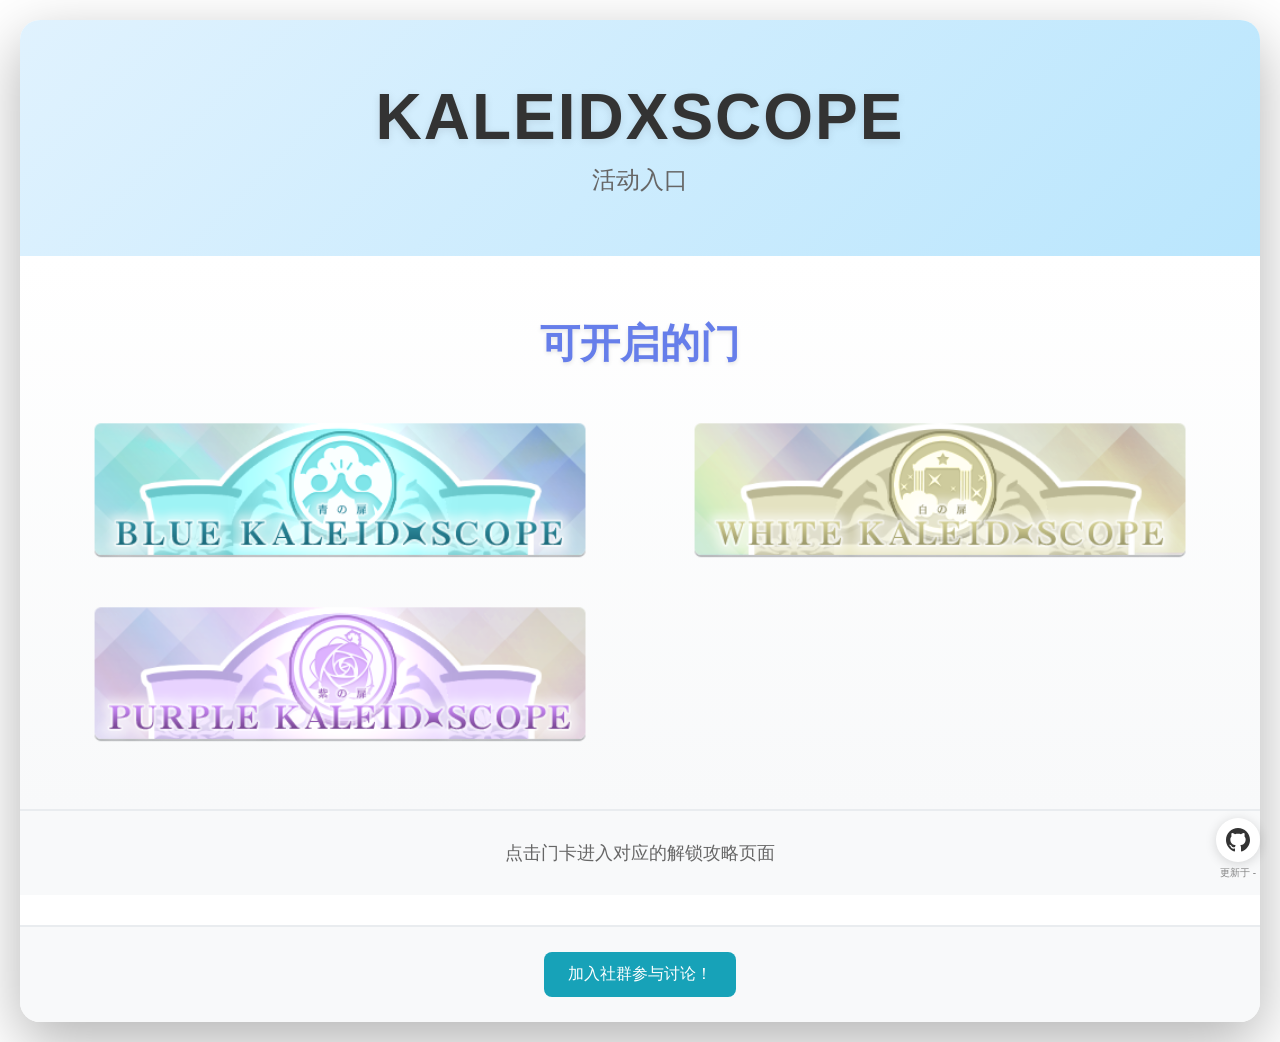
<file: index.html>
<!DOCTYPE html>
<html lang="zh-CN">
<head>
    <meta charset="UTF-8">
    <meta name="viewport" content="width=device-width, initial-scale=1.0">
    <title>KALEIDXSCOPE - 活动入口</title>
    <link rel="icon" type="image/png" href="favicon.png">
    <link rel="stylesheet" href="style.css">
    <link rel="stylesheet" href="github-footer.css">
    <script defer src="https://s.awmc.cc/script.js" data-website-id="4416a8d7-49f0-4b07-a14a-e82d30716b2a"></script>
</head>
<body>
    <div class="container">
        <!-- 活动页面横幅 -->
        <div class="activity-banner">
            <h1 class="banner-title">KALEIDXSCOPE</h1>
            <p class="banner-subtitle">活动入口</p>
        </div>

        <!-- 门列表区域 -->
        <div class="doors-section">
            <h2 class="section-title">可开启的门</h2>
            <div class="doors-grid">
                <!-- 蓝色之门 -->
                <div class="door-card" onclick="window.location.href='BLUEKALEIDXSCOPE/index.html'" data-umami-event="click-blue-door">
                    <div class="door-image-wrapper">
                        <img src="KALEIDXSCOPE_PNG/blue.png" alt="蓝色之门" class="door-image">
                    </div>
                </div>

                <!-- 白色之门 -->
                <div class="door-card" onclick="window.location.href='WHITEKALEIDXSCOPE/index.html'" data-umami-event="click-white-door">
                    <div class="door-image-wrapper">
                        <img src="KALEIDXSCOPE_PNG/white.png" alt="白色之门" class="door-image">
                    </div>
                </div>

                <!-- 紫色之门（倒计时结束后正常显示，否则需连续点击屏幕以神秘效果解锁） -->
                <div class="door-card purple-door-card" id="purple-door-card" onclick="window.location.href='PURPLEKALEIDXSCOPE/index.html'" data-umami-event="click-purple-door">
                    <div class="door-image-wrapper">
                        <img src="KALEIDXSCOPE_PNG/purple.png" alt="紫色之门" class="door-image" onerror="this.onerror=null;this.style.display='none';var p=this.nextElementSibling;if(p)p.style.display='flex'">
                        <div class="door-placeholder door-placeholder-purple" style="display:none;min-height:200px;align-items:center;justify-content:center;font-size:2em;font-weight:bold;color:#7c3aed">紫の扉</div>
                    </div>
                </div>

                <!-- 黑色之门（区域开放时间待定，需连续点击屏幕14次解锁） -->
                <div class="door-card black-door-card" id="black-door-card" onclick="window.location.href='BLACKKALEIDXSCOPE/index.html'" data-umami-event="click-black-door">
                    <div class="door-image-wrapper">
                        <img src="KALEIDXSCOPE_PNG/black.png" alt="黑色之门" class="door-image" onerror="this.onerror=null;this.style.display='none';var p=this.nextElementSibling;if(p)p.style.display='flex'">
                        <div class="door-placeholder door-placeholder-black" style="display:none;min-height:200px;align-items:center;justify-content:center;font-size:2em;font-weight:bold;color:#666">黒の扉</div>
                    </div>
                </div>

                <!-- 未来可以添加更多门 -->
                <!-- 
                <div class="door-card coming-soon">
                    <div class="door-image-wrapper">
                        <div class="door-placeholder">即将开放</div>
                        <div class="door-overlay">
                            <span class="door-label">敬请期待</span>
                        </div>
                    </div>
                </div>
                -->
            </div>
        </div>

        <!-- 说明文字 -->
        <div class="info-section">
            <p class="info-text">点击门卡进入对应的解锁攻略页面</p>
        </div>

        <!-- 社群 -->
        <div class="community-section">
            <a href="https://qm.qq.com/q/YyCOXfCveY" target="_blank" rel="noopener noreferrer" class="community-link" data-umami-event="community-link-home">加入社群参与讨论！</a>
        </div>
    </div>

    <script src="script.js"></script>
    <div class="github-footer-float">
        <a href="https://github.com/Michaelwucoc/KALEIDXSCOPE" target="_blank" rel="noopener noreferrer" class="github-footer-link" data-umami-event="github-link" title="GitHub 源码">
            <svg viewBox="0 0 24 24" xmlns="http://www.w3.org/2000/svg"><path d="M12 0c-6.626 0-12 5.373-12 12 0 5.302 3.438 9.8 8.207 11.387.599.111.793-.261.793-.577v-2.234c-3.338.726-4.033-1.416-4.033-1.416-.546-1.387-1.333-1.756-1.333-1.756-1.089-.745.083-.729.083-.729 1.205.084 1.839 1.237 1.839 1.237 1.07 1.834 2.807 1.304 3.492.997.107-.775.418-1.305.762-1.604-2.665-.305-5.467-1.334-5.467-5.931 0-1.311.469-2.381 1.236-3.221-.124-.303-.535-1.524.117-3.176 0 0 1.008-.322 3.301 1.23.957-.266 1.983-.399 3.003-.404 1.02.005 2.047.138 3.006.404 2.291-1.552 3.297-1.23 3.297-1.23.653 1.653.242 2.874.118 3.176.77.84 1.235 1.911 1.235 3.221 0 4.609-2.807 5.624-5.479 5.921.43.372.823 1.102.823 2.222v3.293c0 .319.192.694.801.576 4.765-1.589 8.199-6.086 8.199-11.386 0-6.627-5.373-12-12-12z"/></svg>
        </a>
        <span class="github-footer-update">更新于 __LAST_UPDATE__</span>
    </div>
    <script src="github-footer.js"></script>
</body>
</html>
</file>
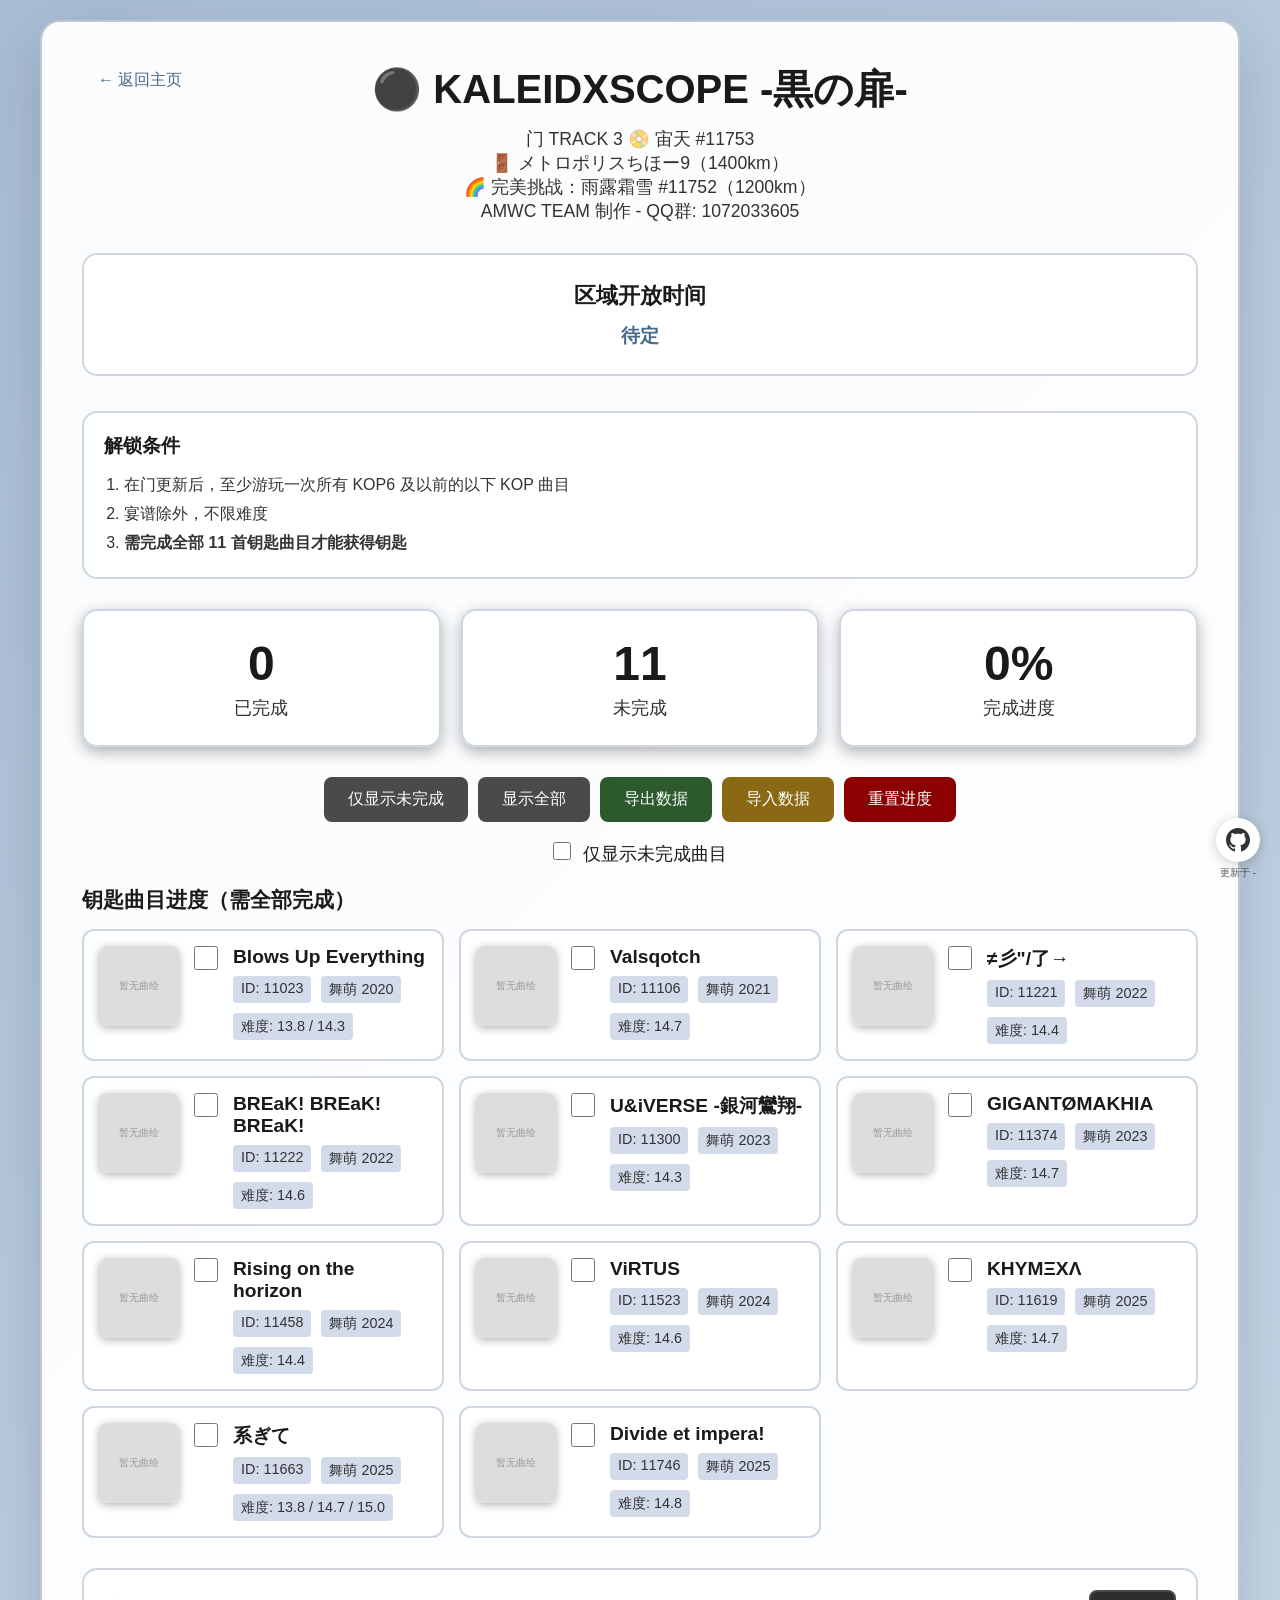
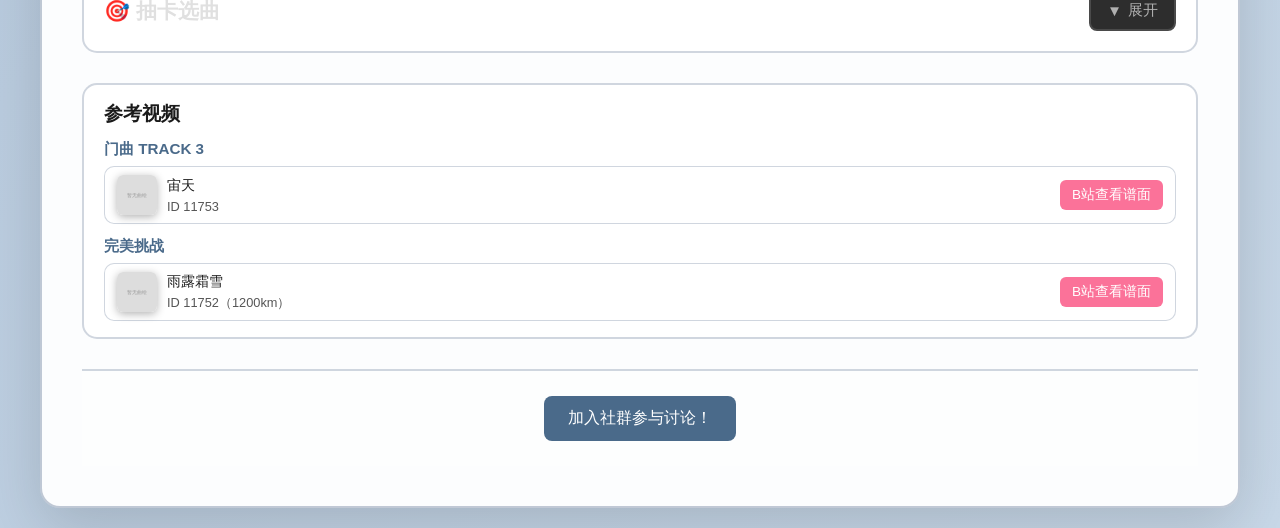
<file: BLACKKALEIDXSCOPE/index.html>
<!DOCTYPE html>
<html lang="zh-CN">
<head>
    <meta charset="UTF-8">
    <meta name="viewport" content="width=device-width, initial-scale=1.0">
    <title>⚫️ KALEIDXSCOPE -黒の扉- 舞萌DX 黑色之门</title>
    <link rel="icon" type="image/png" href="../favicon.png">
    <link rel="stylesheet" href="style.css">
    <link rel="stylesheet" href="../github-footer.css">
    <script defer src="https://s.awmc.cc/script.js" data-website-id="4416a8d7-49f0-4b07-a14a-e82d30716b2a"></script>
</head>
<body class="theme-black">
    <div class="container">
        <header>
            <a href="../index.html" class="back-home-link" data-umami-event="back-to-home-black">← 返回主页</a>
            <h1>⚫️ KALEIDXSCOPE -黒の扉-</h1>
            <p class="subtitle">门 TRACK 3 📀 宙天 #11753</p>
            <p class="subtitle">🚪 メトロポリスちほー9（1400km）</p>
            <p class="subtitle">🌈 完美挑战：雨露霜雪 #11752（1200km）</p>
            <p class="subtitle">AMWC TEAM 制作 - QQ群: 1072033605</p>
        </header>

        <!-- 区域开放时间 -->
        <div class="countdown-section" id="countdown-section">
            <h2 class="countdown-title">区域开放时间</h2>
            <p class="countdown-note countdown-note--tbd">待定</p>
        </div>

        <!-- 解锁说明 -->
        <div class="requirements-section">
            <h2>解锁条件</h2>
            <ol class="requirements-list">
                <li>在门更新后，至少游玩一次所有 KOP6 及以前的以下 KOP 曲目</li>
                <li>宴谱除外，不限难度</li>
                <li><strong>需完成全部 11 首钥匙曲目才能获得钥匙</strong></li>
            </ol>
        </div>

        <div class="stats">
            <div class="stat-card">
                <div class="stat-number" id="completed-count">0</div>
                <div class="stat-label">已完成</div>
            </div>
            <div class="stat-card">
                <div class="stat-number" id="remaining-count">11</div>
                <div class="stat-label">未完成</div>
            </div>
            <div class="stat-card">
                <div class="stat-number" id="progress-percent">0%</div>
                <div class="stat-label">完成进度</div>
            </div>
        </div>

        <div class="controls">
            <button id="show-remaining" class="btn btn-info" data-umami-event="button-show-remaining-black">仅显示未完成</button>
            <button id="show-all" class="btn btn-info" data-umami-event="button-show-all-black">显示全部</button>
            <button id="export-base64" class="btn btn-success" data-umami-event="button-export-base64-black">导出数据</button>
            <button id="import-btn" class="btn btn-warning" data-umami-event="button-import-black">导入数据</button>
            <button id="reset" class="btn btn-danger" data-umami-event="button-reset-black">重置进度</button>
        </div>

        <!-- 导入模态框 -->
        <div id="import-modal" class="modal" style="display: none;">
            <div class="modal-content">
                <div class="modal-header">
                    <h2>导入进度数据</h2>
                    <span class="modal-close" id="modal-close" data-umami-event="modal-close-black">&times;</span>
                </div>
                <div class="modal-body">
                    <p>请粘贴 Base64 格式的数据：</p>
                    <textarea id="import-data" placeholder="粘贴数据 here..."></textarea>
                    <div class="modal-buttons">
                        <button id="import-confirm" class="btn btn-primary" data-umami-event="button-import-confirm-black">确认导入</button>
                        <button id="import-cancel" class="btn btn-secondary" data-umami-event="button-import-cancel-black">取消</button>
                    </div>
                    <div id="import-error" class="error-message" style="display: none;"></div>
                </div>
            </div>
        </div>

        <div class="filter-section">
            <label>
                <input type="checkbox" id="filter-checkbox" data-umami-event="checkbox-filter-black"> 仅显示未完成曲目
            </label>
        </div>

        <h2 class="section-title">钥匙曲目进度（需全部完成）</h2>
        <div class="songs-list" id="songs-list"></div>

        <div class="remaining-section" id="remaining-section" style="display: none;">
            <h2>未完成曲目</h2>
            <div class="remaining-list" id="remaining-list"></div>
        </div>

        <!-- 门中随机选曲 -->
        <div class="gate-challenge-section gate-challenge-section--black">
            <div class="gate-challenge-header" id="gate-challenge-header">
                <h2 class="gate-challenge-title">🎯 抽卡选曲</h2>
                <button type="button" class="gate-challenge-toggle" id="gate-challenge-toggle" aria-expanded="false" data-umami-event="gate-challenge-toggle-black">
                    <span class="toggle-icon">▼</span>
                    <span class="toggle-text">展开</span>
                </button>
            </div>
            <div class="gate-challenge-body" id="gate-challenge-body" style="display: none;">
                <p class="gate-challenge-desc">解锁门后挑战门时，前两首为随机曲目，第三首固定为宙天。点击「抽卡！」随机抽取，选中曲目高亮。</p>
                <div class="gate-challenge-actions">
                    <button id="gate-random" class="btn btn-primary" data-umami-event="gate-challenge-random-black">抽卡！</button>
                </div>
                <div class="gate-challenge-run" id="gate-challenge-run">
                    <div class="gate-track-block" id="gate-track1-block">
                        <h4 class="gate-track-title">TRACK 1</h4>
                        <div class="gate-track-songs" id="gate-track1-songs"></div>
                    </div>
                    <div class="gate-track-block" id="gate-track2-block">
                        <h4 class="gate-track-title">TRACK 2</h4>
                        <div class="gate-track-songs" id="gate-track2-songs"></div>
                    </div>
                    <div class="gate-track-block" id="gate-track3-block">
                        <h4 class="gate-track-title">TRACK 3</h4>
                        <div class="gate-track-songs" id="gate-track3-songs"></div>
                    </div>
                </div>
            </div>
        </div>

        <!-- 门曲 & 完美挑战 -->
        <div class="reference-section">
            <h2 class="reference-section-title">参考视频</h2>
            <div class="reference-block">
                <h3 class="reference-block-title">门曲 TRACK 3</h3>
                <div class="reference-item">
                    <div class="reference-cover">
                        <img src="https://assets.awmc.cc/covers/11753.png" alt="宙天" onerror="this.onerror=null;this.src='data:image/svg+xml,%3Csvg xmlns=%22http://www.w3.org/2000/svg%22 width=%2280%22 height=%2280%22%3E%3Crect fill=%22%23ddd%22 width=%2280%22 height=%2280%22/%3E%3Ctext x=%2250%25%22 y=%2250%25%22 text-anchor=%22middle%22 dy=%22.3em%22 fill=%22%23999%22 font-size=%2210%22%3E%E6%9A%82%E6%97%A0%E6%9B%B2%E7%BB%98%3C/text%3E%3C/svg%3E'">
                    </div>
                    <div class="reference-info">
                        <span class="reference-song-name">宙天</span>
                        <span class="reference-song-id">ID 11753</span>
                    </div>
                    <a href="https://search.bilibili.com/all?keyword=舞萌%20宙天" target="_blank" rel="noopener noreferrer" class="bilibili-btn" data-umami-event="bilibili-black-gate-song">B站查看谱面</a>
                </div>
            </div>
            <div class="reference-block">
                <h3 class="reference-block-title">完美挑战</h3>
                <div class="reference-item">
                    <div class="reference-cover">
                        <img src="https://assets.awmc.cc/covers/11752.png" alt="雨露霜雪" onerror="this.onerror=null;this.src='data:image/svg+xml,%3Csvg xmlns=%22http://www.w3.org/2000/svg%22 width=%2280%22 height=%2280%22%3E%3Crect fill=%22%23ddd%22 width=%2280%22 height=%2280%22/%3E%3Ctext x=%2250%25%22 y=%2250%25%22 text-anchor=%22middle%22 dy=%22.3em%22 fill=%22%23999%22 font-size=%2210%22%3E%E6%9A%82%E6%97%A0%E6%9B%B2%E7%BB%98%3C/text%3E%3C/svg%3E'">
                    </div>
                    <div class="reference-info">
                        <span class="reference-song-name">雨露霜雪</span>
                        <span class="reference-song-id">ID 11752（1200km）</span>
                    </div>
                    <a href="https://search.bilibili.com/all?keyword=舞萌%20雨露霜雪" target="_blank" rel="noopener noreferrer" class="bilibili-btn" data-umami-event="bilibili-black-perfect-challenge">B站查看谱面</a>
                </div>
            </div>
        </div>

        <!-- 社群 -->
        <div class="community-section">
            <a href="https://qm.qq.com/q/YyCOXfCveY" target="_blank" rel="noopener noreferrer" class="community-link" data-umami-event="community-link-black">加入社群参与讨论！</a>
        </div>
    </div>

    <script src="script.js"></script>
    <div class="github-footer-float">
        <a href="https://github.com/Michaelwucoc/KALEIDXSCOPE" target="_blank" rel="noopener noreferrer" class="github-footer-link" data-umami-event="github-link-black" title="GitHub 源码">
            <svg viewBox="0 0 24 24" xmlns="http://www.w3.org/2000/svg"><path d="M12 0c-6.626 0-12 5.373-12 12 0 5.302 3.438 9.8 8.207 11.387.599.111.793-.261.793-.577v-2.234c-3.338.726-4.033-1.416-4.033-1.416-.546-1.387-1.333-1.756-1.333-1.756-1.089-.745.083-.729.083-.729 1.205.084 1.839 1.237 1.839 1.237 1.07 1.834 2.807 1.304 3.492.997.107-.775.418-1.305.762-1.604-2.665-.305-5.467-1.334-5.467-5.931 0-1.311.469-2.381 1.236-3.221-.124-.303-.535-1.524.117-3.176 0 0 1.008-.322 3.301 1.23.957-.266 1.983-.399 3.003-.404 1.02.005 2.047.138 3.006.404 2.291-1.552 3.297-1.23 3.297-1.23.653 1.653.242 2.874.118 3.176.77.84 1.235 1.911 1.235 3.221 0 4.609-2.807 5.624-5.479 5.921.43.372.823 1.102.823 2.222v3.293c0 .319.192.694.801.576 4.765-1.589 8.199-6.086 8.199-11.386 0-6.627-5.373-12-12-12z"/></svg>
        </a>
        <span class="github-footer-update">更新于 __LAST_UPDATE__</span>
    </div>
    <script src="../github-footer.js"></script>
</body>
</html>
</file>
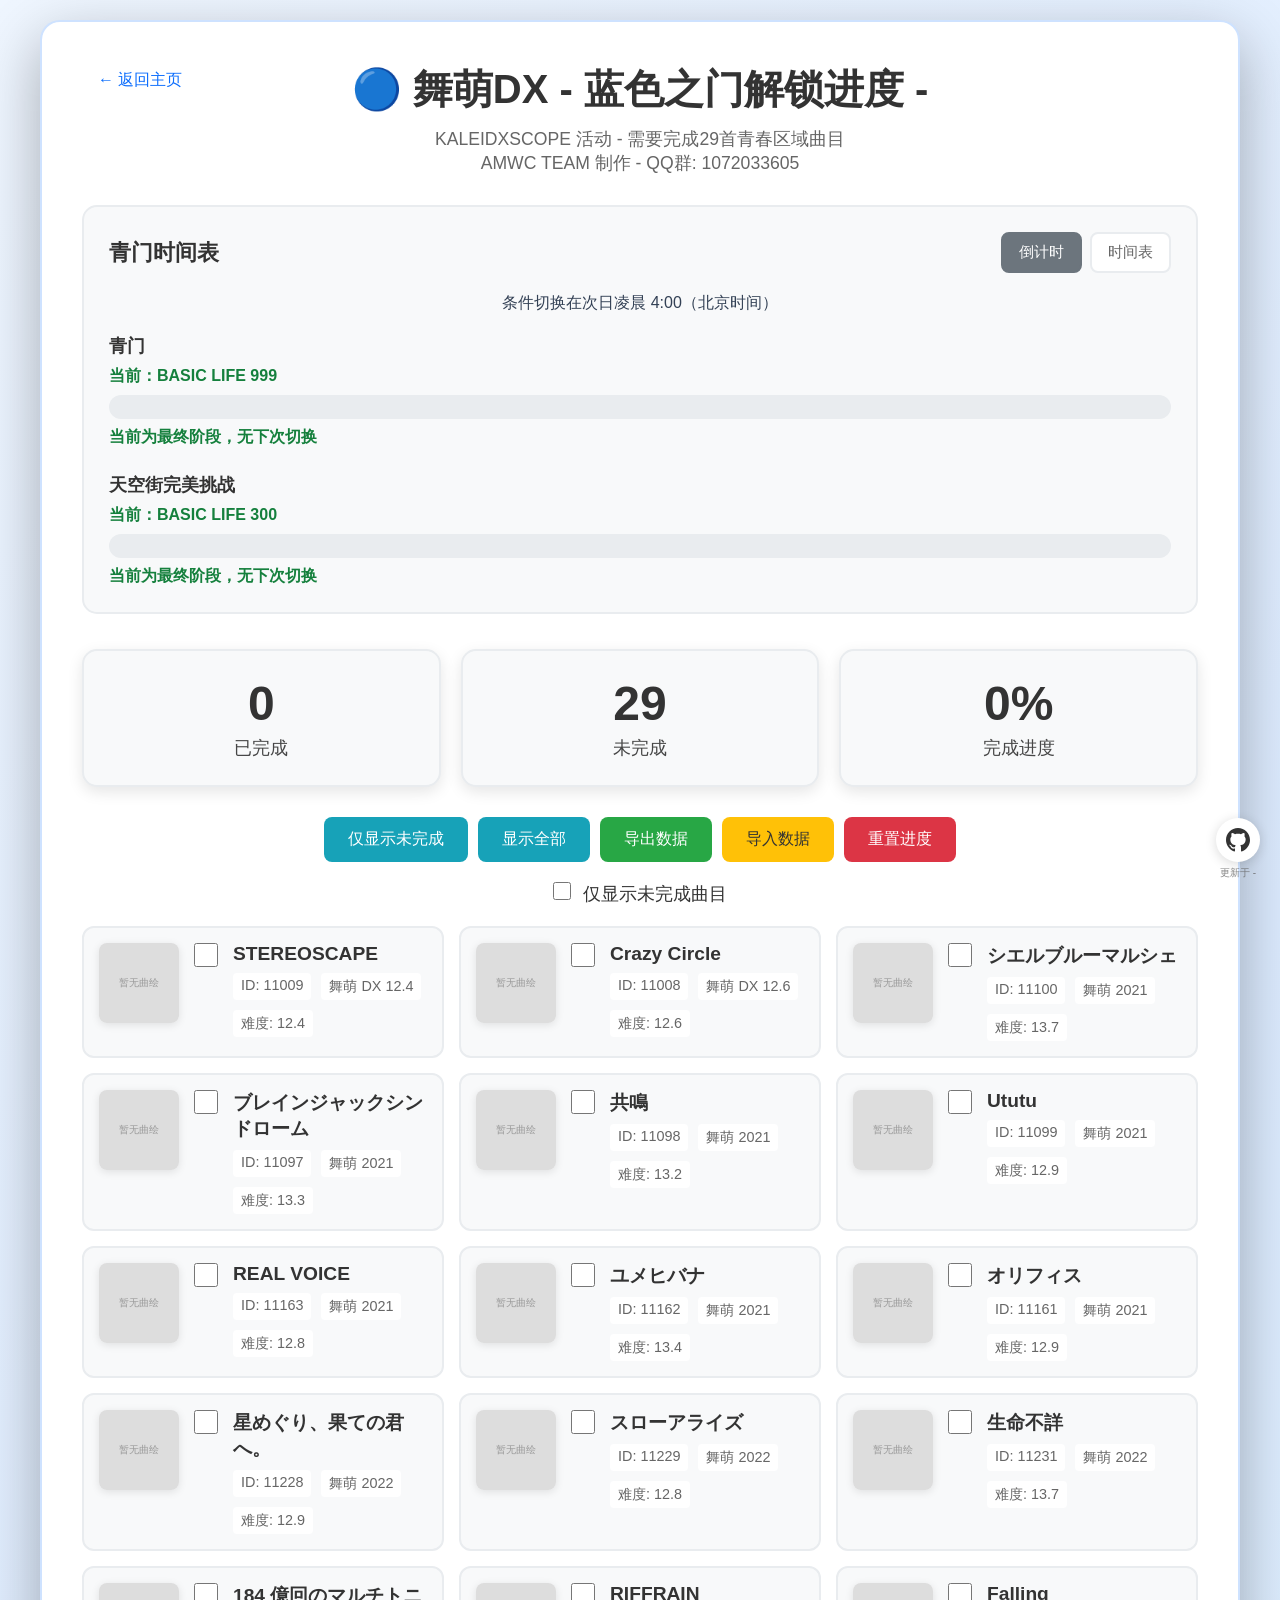
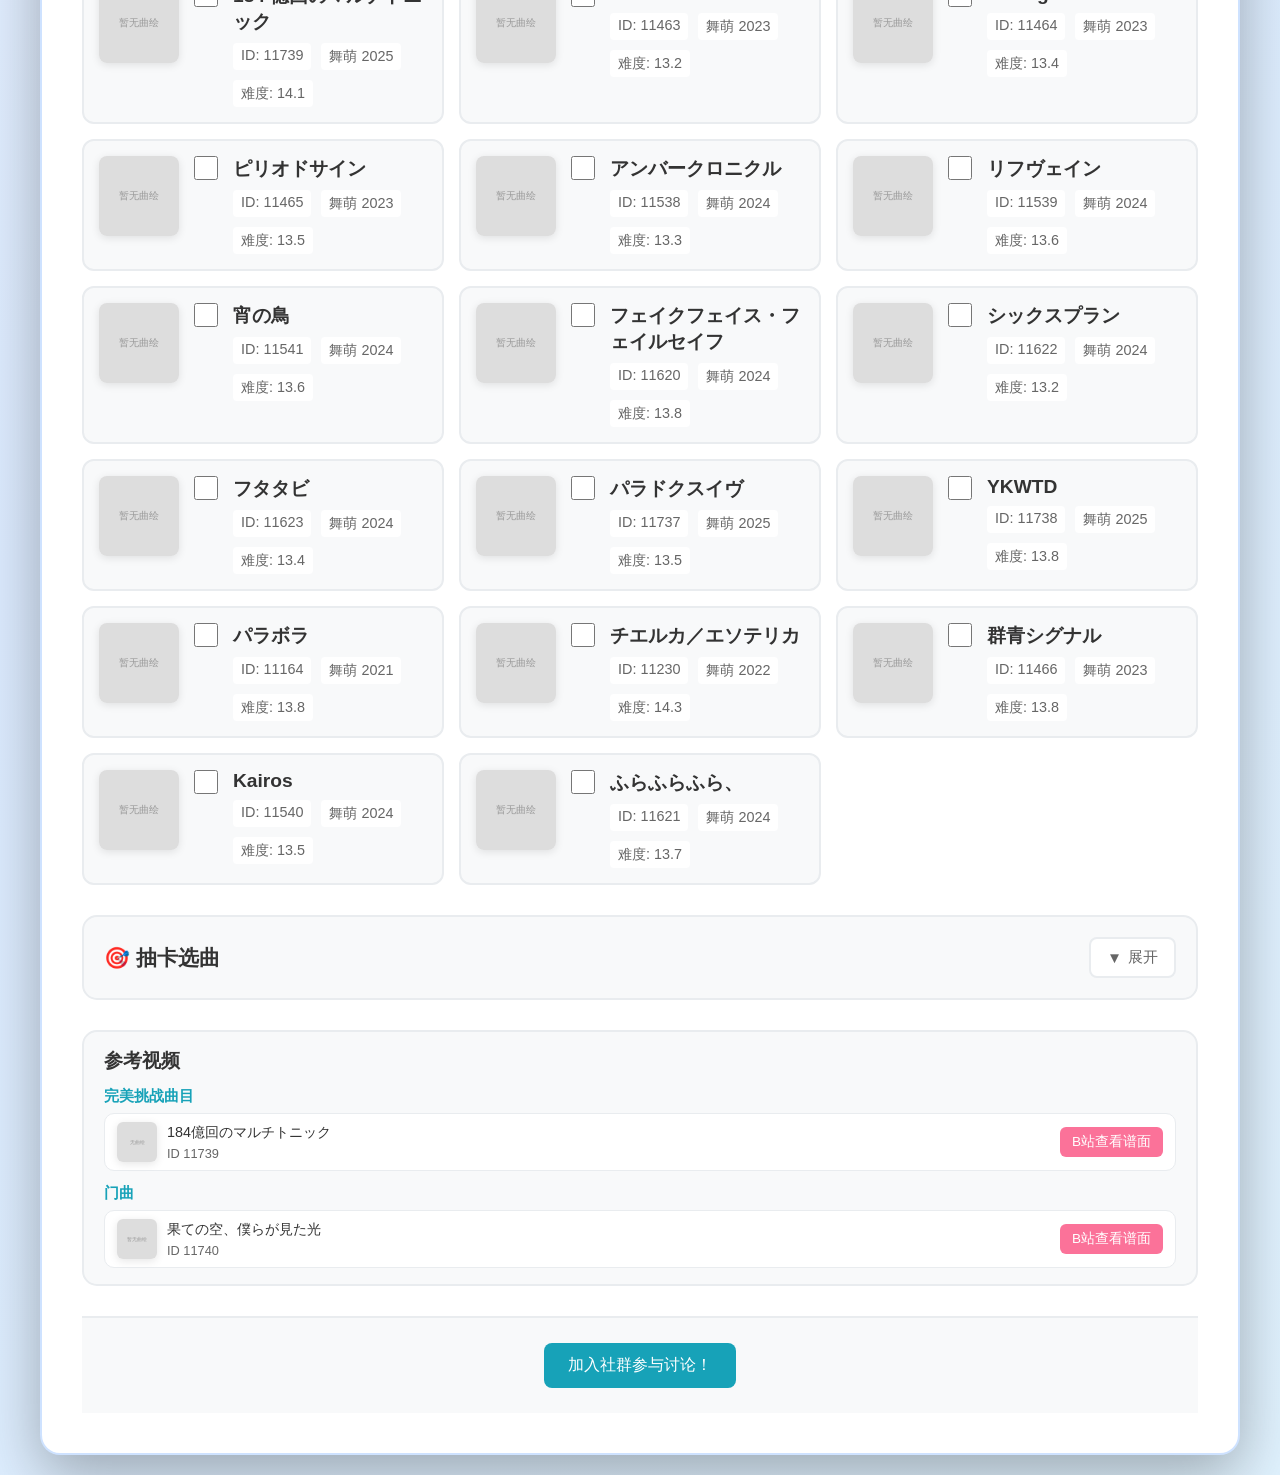
<file: BLUEKALEIDXSCOPE/index.html>
<!DOCTYPE html>
<html lang="zh-CN">
<head>
    <meta charset="UTF-8">
    <meta name="viewport" content="width=device-width, initial-scale=1.0">
    <title>🔵 舞萌DX - 蓝色之门解锁进度 Version 1.6 -</title>
    <link rel="icon" type="image/png" href="../favicon.png">
    <link rel="stylesheet" href="style.css">
    <link rel="stylesheet" href="../github-footer.css">
    <script defer src="https://s.awmc.cc/script.js" data-website-id="4416a8d7-49f0-4b07-a14a-e82d30716b2a"></script>
</head>
<body class="theme-blue">
    <div class="container">
        <header>
            <a href="../index.html" class="back-home-link" data-umami-event="back-to-home-blue">← 返回主页</a>
            <h1>🔵 舞萌DX - 蓝色之门解锁进度 -</h1>
            <p class="subtitle">KALEIDXSCOPE 活动 - 需要完成29首青春区域曲目</p>
            <p class="subtitle">AMWC TEAM 制作 - QQ群: 1072033605</p>
        </header>

        <!-- 倒计时/时间表 切换 -->
        <div class="schedule-section">
            <div class="schedule-header">
                <h2>青门时间表</h2>
                <div class="view-toggle">
                    <button id="view-countdown" class="toggle-btn active" data-umami-event="blue-view-countdown">倒计时</button>
                    <button id="view-timeline" class="toggle-btn" data-umami-event="blue-view-timeline">时间表</button>
                </div>
            </div>

            <!-- 倒计时视图（默认） -->
            <div class="countdown-view" id="countdown-view">
                <p class="countdown-note">条件切换在次日凌晨 4:00（北京时间）</p>
                <div class="countdown-block" id="blue-gate-countdown">
                    <h3 class="countdown-title">青门</h3>
                    <div class="countdown-period-info" id="blue-gate-period"></div>
                    <div class="countdown-bar-wrap">
                        <div class="countdown-bar">
                            <div class="countdown-fill" id="blue-gate-fill"></div>
                        </div>
                    </div>
                    <div class="countdown-text" id="blue-gate-countdown-text"></div>
                </div>
                <div class="countdown-block" id="sky-perfect-countdown">
                    <h3 class="countdown-title">天空街完美挑战</h3>
                    <div class="countdown-period-info" id="sky-perfect-period"></div>
                    <div class="countdown-bar-wrap">
                        <div class="countdown-bar">
                            <div class="countdown-fill" id="sky-perfect-fill"></div>
                        </div>
                    </div>
                    <div class="countdown-text" id="sky-perfect-countdown-text"></div>
                </div>
            </div>

            <!-- 时间表视图 -->
            <div class="timeline-view" id="timeline-view" style="display: none;">
                <div class="timeline-legend">
                    <span class="legend-item master">MASTER</span>
                    <span class="legend-item expert">EXPERT</span>
                    <span class="legend-item basic">BASIC</span>
                    <span class="legend-hint">点击分段展开查看完整信息</span>
                </div>

                <div class="timeline-block">
                    <h3 class="timeline-title">青门</h3>
                    <div class="timeline-bar-scroll">
                    <div class="timeline-bar" id="blue-gate-timeline">
                    <div class="timeline-segment master expandable" style="flex: 4" data-full="2.1-2.4 MASTER LIFE 50">
                        <span class="segment-label">2.1-2.4<br>MASTER 50</span>
                        <span class="segment-label-full">2.1-2.4<br>MASTER LIFE 50</span>
                    </div>
                    <div class="timeline-segment expert expandable" style="flex: 7" data-full="2.5-2.11 EXPERT LIFE 100">
                        <span class="segment-label">2.5-2.11<br>EXPERT 100</span>
                        <span class="segment-label-full">2.5-2.11<br>EXPERT LIFE 100</span>
                    </div>
                    <div class="timeline-segment basic expandable" style="flex: 17" data-full="2.12-后续 BASIC LIFE 999">
                        <span class="segment-label">2.12-后续<br>BASIC 999</span>
                        <span class="segment-label-full">2.12-后续<br>BASIC LIFE 999</span>
                    </div>
                </div>
                    </div>
            </div>

            <div class="timeline-block">
                <h3 class="timeline-title">天空街完美挑战</h3>
                <div class="timeline-bar-scroll">
                <div class="timeline-bar" id="sky-perfect-timeline">
                    <div class="timeline-segment master expandable" style="flex: 7" data-full="1.30-2.5 MASTER LIFE 10">
                        <span class="segment-label">1.30-2.5<br>MASTER 10</span>
                        <span class="segment-label-full">1.30-2.5<br>MASTER LIFE 10</span>
                    </div>
                    <div class="timeline-segment expert expandable" style="flex: 7" data-full="2.6-2.12 EXPERT LIFE 50">
                        <span class="segment-label">2.6-2.12<br>EXPERT 50</span>
                        <span class="segment-label-full">2.6-2.12<br>EXPERT LIFE 50</span>
                    </div>
                    <div class="timeline-segment expert expandable" style="flex: 7" data-full="2.13-2.19 EXPERT LIFE 100">
                        <span class="segment-label">2.13-2.19<br>EXPERT 100</span>
                        <span class="segment-label-full">2.13-2.19<br>EXPERT LIFE 100</span>
                    </div>
                    <div class="timeline-segment basic expandable" style="flex: 10" data-full="2.19-后续 BASIC LIFE 300">
                        <span class="segment-label">2.19-后续<br>BASIC 300</span>
                        <span class="segment-label-full">2.19-后续<br>BASIC LIFE 300</span>
                    </div>
                </div>
                </div>
            </div>
            </div>
        </div>

        <div class="stats">
            <div class="stat-card">
                <div class="stat-number" id="completed-count">0</div>
                <div class="stat-label">已完成</div>
            </div>
            <div class="stat-card">
                <div class="stat-number" id="remaining-count">29</div>
                <div class="stat-label">未完成</div>
            </div>
            <div class="stat-card">
                <div class="stat-number" id="progress-percent">0%</div>
                <div class="stat-label">完成进度</div>
            </div>
        </div>

        <div class="controls">
            <button id="show-remaining" class="btn btn-info" data-umami-event="button-show-remaining-blue">仅显示未完成</button>
            <button id="show-all" class="btn btn-info" data-umami-event="button-show-all-blue">显示全部</button>
            <button id="export-base64" class="btn btn-success" data-umami-event="button-export-base64-blue">导出数据</button>
            <button id="import-btn" class="btn btn-warning" data-umami-event="button-import-blue">导入数据</button>
            <button id="reset" class="btn btn-danger" data-umami-event="button-reset-blue">重置进度</button>
        </div>

        <!-- 导入模态框 -->
        <div id="import-modal" class="modal" style="display: none;">
            <div class="modal-content">
                <div class="modal-header">
                    <h2>导入进度数据</h2>
                    <span class="modal-close" id="modal-close" data-umami-event="modal-close-blue">&times;</span>
                </div>
                <div class="modal-body">
                    <p>请粘贴 Base64 格式的数据：</p>
                    <textarea id="import-data" placeholder="粘贴数据 here..."></textarea>
                    <div class="modal-buttons">
                        <button id="import-confirm" class="btn btn-primary" data-umami-event="button-import-confirm-blue">确认导入</button>
                        <button id="import-cancel" class="btn btn-secondary" data-umami-event="button-import-cancel-blue">取消</button>
                    </div>
                    <div id="import-error" class="error-message" style="display: none;"></div>
                </div>
            </div>
        </div>

        <div class="filter-section">
            <label>
                <input type="checkbox" id="filter-checkbox" data-umami-event="checkbox-filter-blue"> 仅显示未完成曲目
            </label>
        </div>

        <div class="songs-list" id="songs-list">
            <!-- 乐曲列表将通过JavaScript动态生成 -->
        </div>

        <div class="remaining-section" id="remaining-section" style="display: none;">
            <h2>未完成曲目</h2>
            <div class="remaining-list" id="remaining-list"></div>
        </div>

        <!-- 门中随机选曲（解锁门之后挑战门的内容） -->
        <div class="gate-challenge-section gate-challenge-section--blue">
            <div class="gate-challenge-header" id="gate-challenge-header">
                <h2 class="gate-challenge-title">🎯 抽卡选曲</h2>
                <button type="button" class="gate-challenge-toggle" id="gate-challenge-toggle" aria-expanded="false" data-umami-event="gate-challenge-toggle-blue">
                    <span class="toggle-icon">▼</span>
                    <span class="toggle-text">展开</span>
                </button>
            </div>
            <div class="gate-challenge-body" id="gate-challenge-body" style="display: none;">
                <p class="gate-challenge-desc">解锁门后挑战门时，前两首为随机曲目，第三首固定为果ての空、僕らが見た光。点击「抽卡！」随机抽取，选中曲目高亮。</p>
                <div class="gate-challenge-actions">
                    <button id="gate-random" class="btn btn-primary" data-umami-event="gate-challenge-random-blue">抽卡！</button>
                </div>
                <div class="gate-challenge-run" id="gate-challenge-run">
                    <div class="gate-track-block" id="gate-track1-block">
                        <h4 class="gate-track-title">TRACK 1</h4>
                        <div class="gate-track-songs" id="gate-track1-songs"></div>
                    </div>
                    <div class="gate-track-block" id="gate-track2-block">
                        <h4 class="gate-track-title">TRACK 2</h4>
                        <div class="gate-track-songs" id="gate-track2-songs"></div>
                    </div>
                    <div class="gate-track-block" id="gate-track3-block">
                        <h4 class="gate-track-title">TRACK 3</h4>
                        <div class="gate-track-songs" id="gate-track3-songs"></div>
                    </div>
                </div>
            </div>
        </div>

        <!-- 完美挑战曲目 & 门曲 -->
        <div class="reference-section">
            <h2 class="reference-section-title">参考视频</h2>
            <div class="reference-block">
                <h3 class="reference-block-title">完美挑战曲目</h3>
                <div class="reference-item">
                    <div class="reference-cover">
                        <img src="https://assets.awmc.cc/covers/11739.png" alt="184億回のマルチトニック" onerror="this.src='data:image/svg+xml,%3Csvg xmlns=\'http://www.w3.org/2000/svg\' width=\'80\' height=\'80\'%3E%3Crect fill=\'%23ddd\' width=\'80\' height=\'80\'/%3E%3Ctext x=\'50%25\' y=\'50%25\' text-anchor=\'middle\' dy=\'.3em\' fill=\'%23999\' font-size=\'10\'%3E无曲绘%3C/text%3E%3C/svg%3E'">
                    </div>
                    <div class="reference-info">
                        <span class="reference-song-name">184億回のマルチトニック</span>
                        <span class="reference-song-id">ID 11739</span>
                    </div>
                    <a href="https://search.bilibili.com/all?keyword=舞萌%20184億回のマルチトニック" target="_blank" rel="noopener noreferrer" class="bilibili-btn" data-umami-event="bilibili-perfect-challenge-blue">B站查看谱面</a>
                </div>
            </div>
            <div class="reference-block">
                <h3 class="reference-block-title">门曲</h3>
                <div class="reference-item">
                    <div class="reference-cover">
                        <img src="https://assets.awmc.cc/covers/11740.png" alt="果ての空、僕らが見た光" onerror="this.onerror=null;this.src='data:image/svg+xml,%3Csvg xmlns=%22http://www.w3.org/2000/svg%22 width=%2280%22 height=%2280%22%3E%3Crect fill=%22%23ddd%22 width=%2280%22 height=%2280%22/%3E%3Ctext x=%2250%25%22 y=%2250%25%22 text-anchor=%22middle%22 dy=%22.3em%22 fill=%22%23999%22 font-size=%2210%22%3E%E6%9A%82%E6%97%A0%E6%9B%B2%E7%BB%98%3C/text%3E%3C/svg%3E'">
                    </div>
                    <div class="reference-info">
                        <span class="reference-song-name">果ての空、僕らが見た光</span>
                        <span class="reference-song-id">ID 11740</span>
                    </div>
                    <a href="https://search.bilibili.com/all?keyword=舞萌%20果ての空、僕らが見た光" target="_blank" rel="noopener noreferrer" class="bilibili-btn" data-umami-event="bilibili-gate-song-blue">B站查看谱面</a>
                </div>
            </div>
        </div>

        <!-- 社群 -->
        <div class="community-section">
            <a href="https://qm.qq.com/q/YyCOXfCveY" target="_blank" rel="noopener noreferrer" class="community-link" data-umami-event="community-link-blue">加入社群参与讨论！</a>
        </div>
    </div>

    <script src="script.js"></script>
    <div class="github-footer-float">
        <a href="https://github.com/Michaelwucoc/KALEIDXSCOPE" target="_blank" rel="noopener noreferrer" class="github-footer-link" data-umami-event="github-link-blue" title="GitHub 源码">
            <svg viewBox="0 0 24 24" xmlns="http://www.w3.org/2000/svg"><path d="M12 0c-6.626 0-12 5.373-12 12 0 5.302 3.438 9.8 8.207 11.387.599.111.793-.261.793-.577v-2.234c-3.338.726-4.033-1.416-4.033-1.416-.546-1.387-1.333-1.756-1.333-1.756-1.089-.745.083-.729.083-.729 1.205.084 1.839 1.237 1.839 1.237 1.07 1.834 2.807 1.304 3.492.997.107-.775.418-1.305.762-1.604-2.665-.305-5.467-1.334-5.467-5.931 0-1.311.469-2.381 1.236-3.221-.124-.303-.535-1.524.117-3.176 0 0 1.008-.322 3.301 1.23.957-.266 1.983-.399 3.003-.404 1.02.005 2.047.138 3.006.404 2.291-1.552 3.297-1.23 3.297-1.23.653 1.653.242 2.874.118 3.176.77.84 1.235 1.911 1.235 3.221 0 4.609-2.807 5.624-5.479 5.921.43.372.823 1.102.823 2.222v3.293c0 .319.192.694.801.576 4.765-1.589 8.199-6.086 8.199-11.386 0-6.627-5.373-12-12-12z"/></svg>
        </a>
        <span class="github-footer-update">更新于 __LAST_UPDATE__</span>
    </div>
    <script src="../github-footer.js"></script>
</body>
</html>
</file>
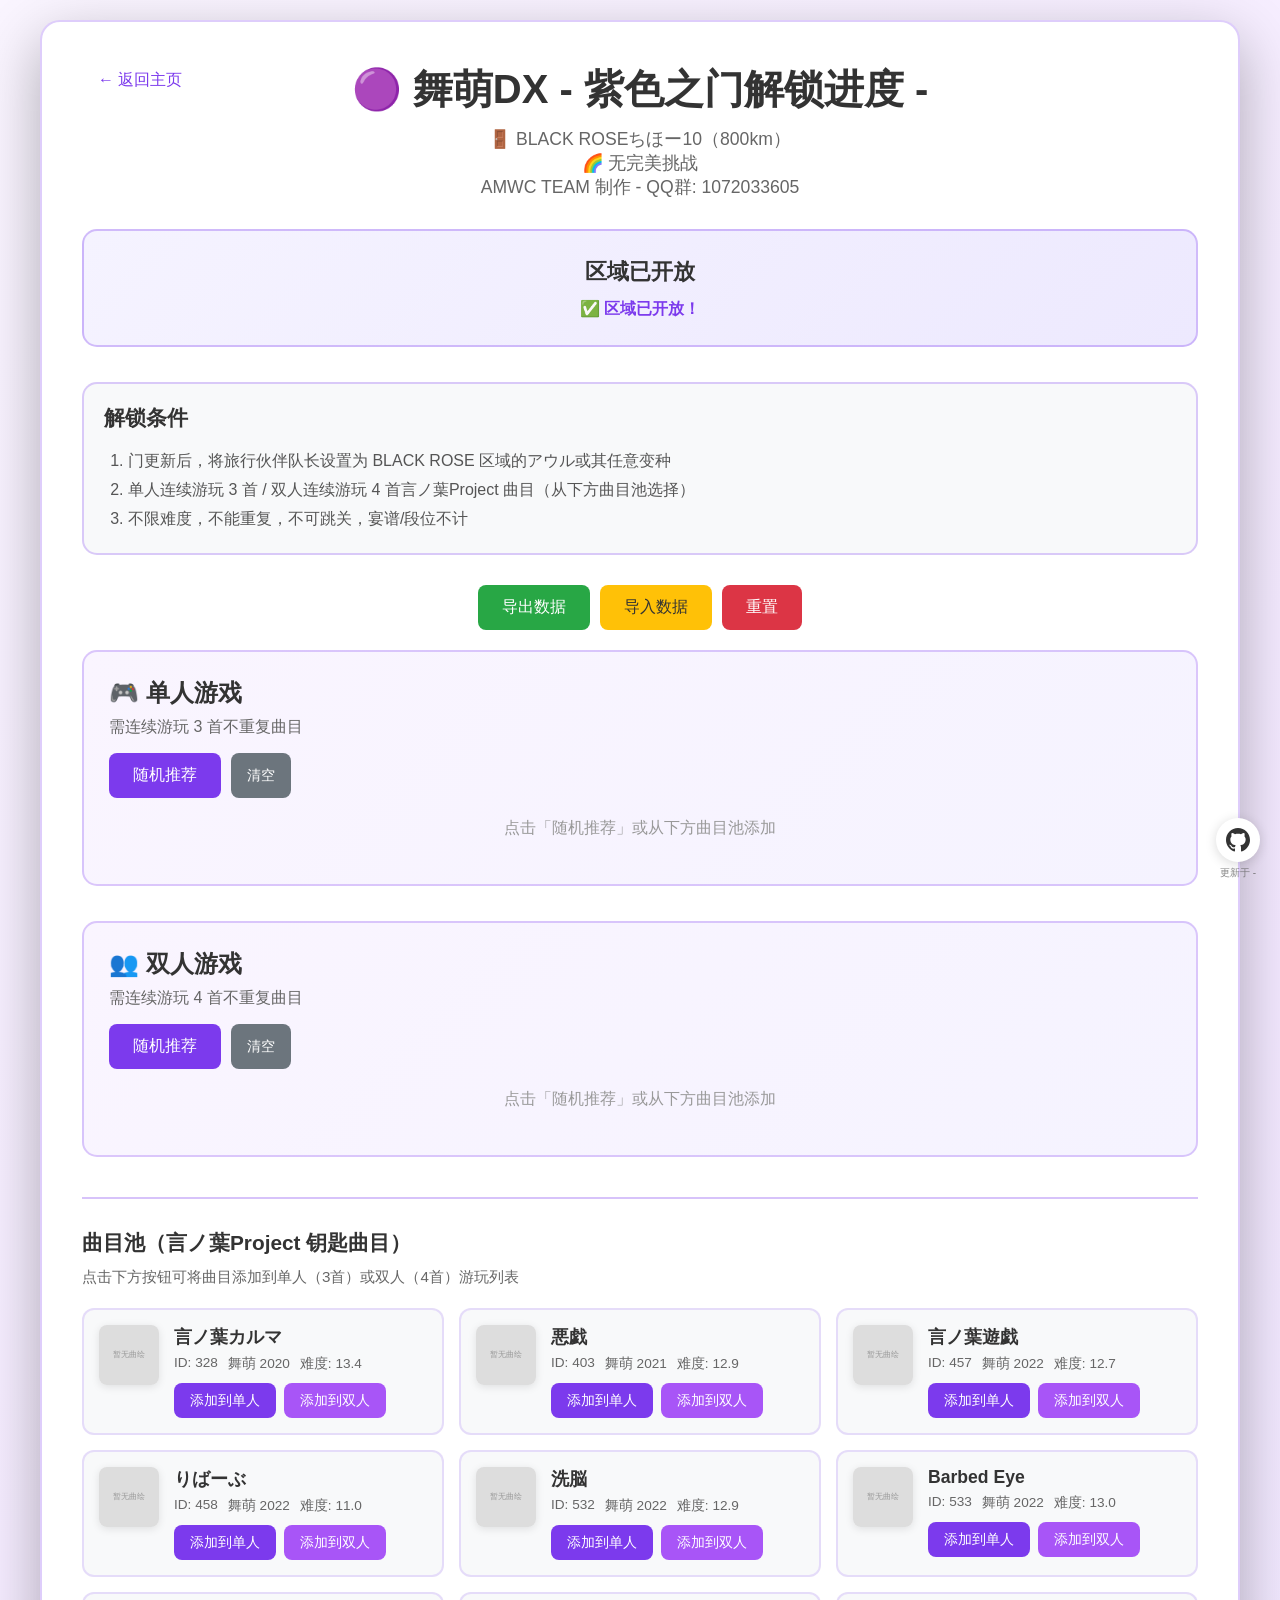
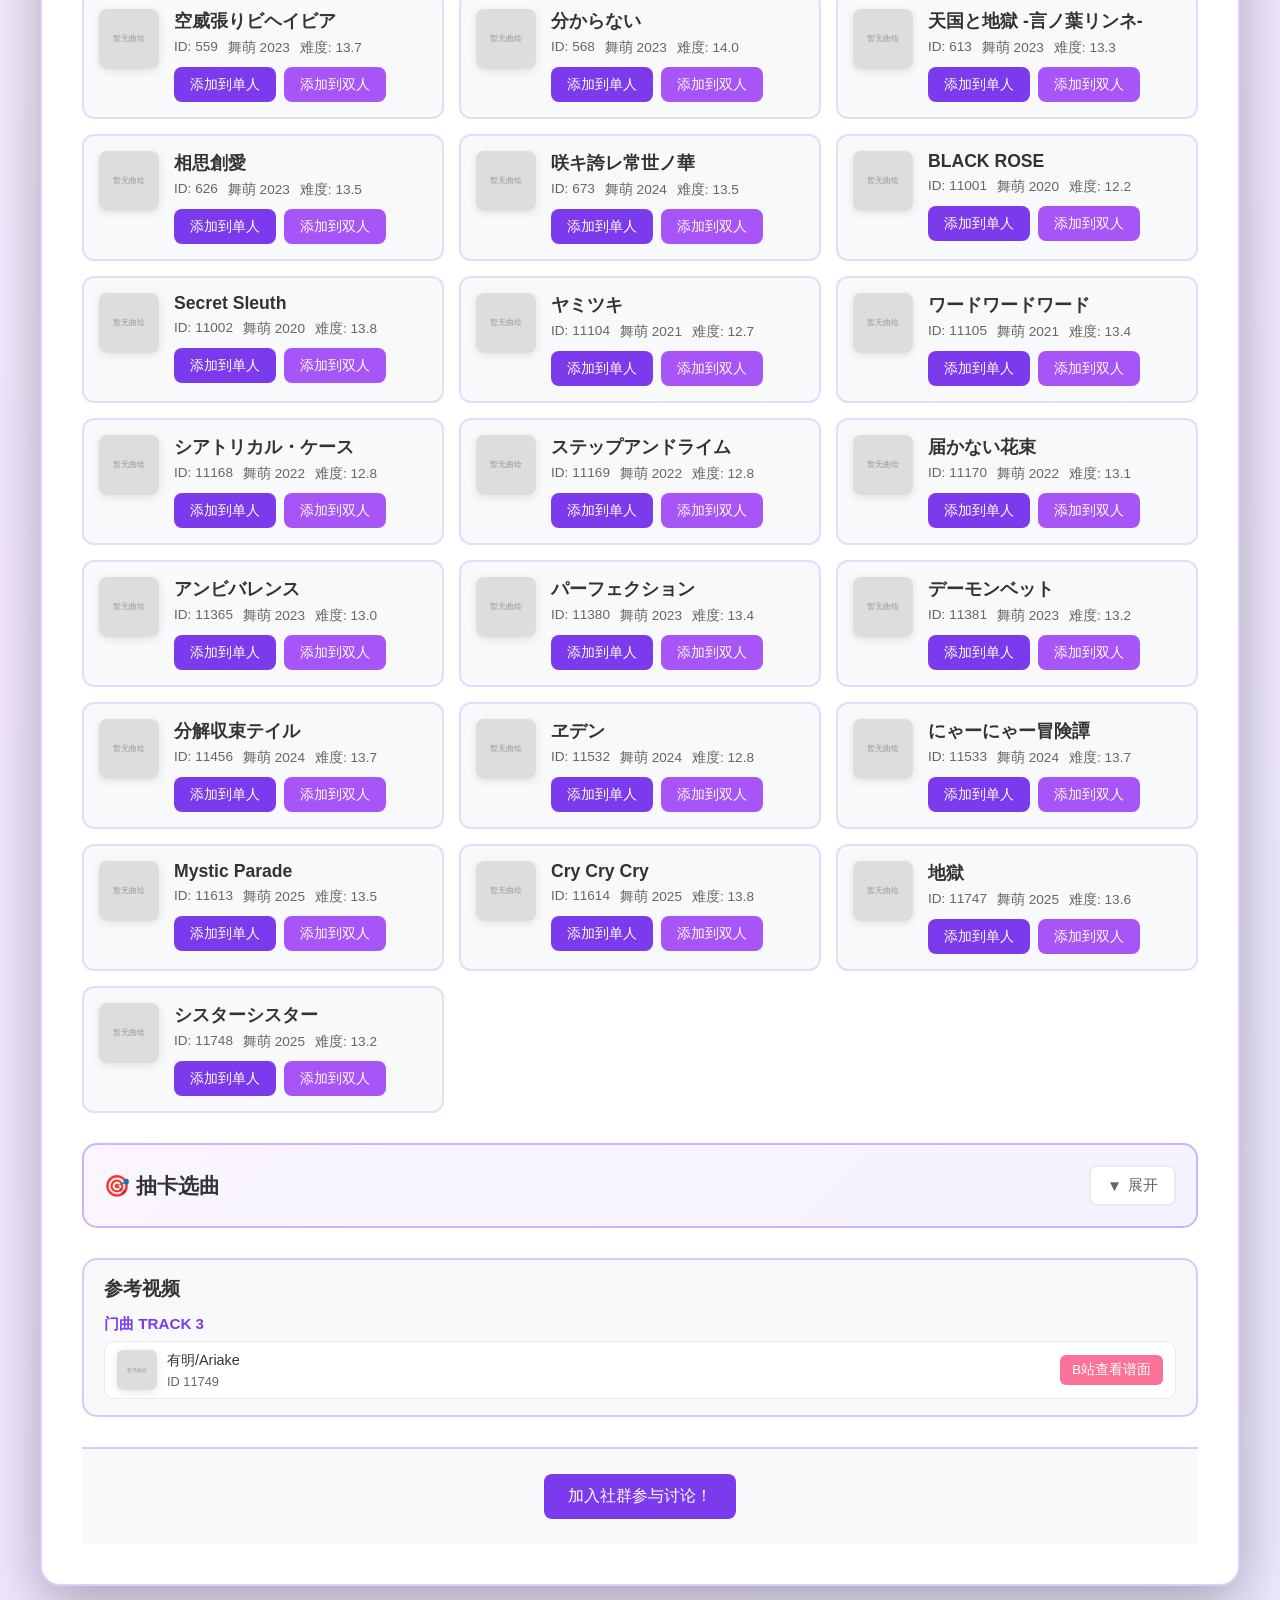
<file: PURPLEKALEIDXSCOPE/index.html>
<!DOCTYPE html>
<html lang="zh-CN">
<head>
    <meta charset="UTF-8">
    <meta name="viewport" content="width=device-width, initial-scale=1.0">
    <title>🟣 舞萌DX - 紫色之门解锁进度 Version 1.0 -</title>
    <link rel="icon" type="image/png" href="../favicon.png">
    <link rel="stylesheet" href="style.css">
    <link rel="stylesheet" href="../github-footer.css">
    <script defer src="https://s.awmc.cc/script.js" data-website-id="4416a8d7-49f0-4b07-a14a-e82d30716b2a"></script>
</head>
<body class="theme-purple">
    <div class="container">
        <header>
            <a href="../index.html" class="back-home-link" data-umami-event="back-to-home-purple">← 返回主页</a>
            <h1>🟣 舞萌DX - 紫色之门解锁进度 -</h1>
            <p class="subtitle">🚪 BLACK ROSEちほー10（800km）</p>
            <p class="subtitle">🌈 无完美挑战</p>
            <p class="subtitle">AMWC TEAM 制作 - QQ群: 1072033605</p>
        </header>

        <!-- 区域开放倒计时 -->
        <div class="countdown-section" id="countdown-section">
            <h2 class="countdown-title">区域开放倒计时</h2>
            <p class="countdown-note">2026年3月25日 10:00:00 开放</p>
            <div class="countdown-display" id="countdown-display">
                <div class="countdown-unit">
                    <span class="countdown-value" id="countdown-days">--</span>
                    <span class="countdown-label">天</span>
                </div>
                <div class="countdown-unit">
                    <span class="countdown-value" id="countdown-hours">--</span>
                    <span class="countdown-label">时</span>
                </div>
                <div class="countdown-unit">
                    <span class="countdown-value" id="countdown-minutes">--</span>
                    <span class="countdown-label">分</span>
                </div>
                <div class="countdown-unit">
                    <span class="countdown-value" id="countdown-seconds">--</span>
                    <span class="countdown-label">秒</span>
                </div>
            </div>
            <p class="countdown-status" id="countdown-status"></p>
        </div>

        <!-- 解锁说明 -->
        <div class="requirements-section">
            <h2>解锁条件</h2>
            <ol class="requirements-list">
                <li>门更新后，将旅行伙伴队长设置为 BLACK ROSE 区域的アウル或其任意变种</li>
                <li>单人连续游玩 3 首 / 双人连续游玩 4 首言ノ葉Project 曲目（从下方曲目池选择）</li>
                <li>不限难度，不能重复，不可跳关，宴谱/段位不计</li>
            </ol>
        </div>

        <div class="controls">
            <button id="export-base64" class="btn btn-success" data-umami-event="button-export-base64-purple">导出数据</button>
            <button id="import-btn" class="btn btn-warning" data-umami-event="button-import-purple">导入数据</button>
            <button id="reset" class="btn btn-danger" data-umami-event="button-reset-purple">重置</button>
        </div>

        <!-- 导入模态框 -->
        <div id="import-modal" class="modal" style="display: none;">
            <div class="modal-content">
                <div class="modal-header">
                    <h2>导入单人/双人列表</h2>
                    <span class="modal-close" id="modal-close" data-umami-event="modal-close-purple">&times;</span>
                </div>
                <div class="modal-body">
                    <p>请粘贴 Base64 格式的数据：</p>
                    <textarea id="import-data" placeholder="粘贴数据 here..."></textarea>
                    <div class="modal-buttons">
                        <button id="import-confirm" class="btn btn-primary" data-umami-event="button-import-confirm-purple">确认导入</button>
                        <button id="import-cancel" class="btn btn-secondary" data-umami-event="button-import-cancel-purple">取消</button>
                    </div>
                    <div id="import-error" class="error-message" style="display: none;"></div>
                </div>
            </div>
        </div>

        <!-- 单人游戏 -->
        <div class="mode-section" id="solo-mode-section">
            <h2 class="mode-title">🎮 单人游戏</h2>
            <p class="mode-desc">需连续游玩 3 首不重复曲目</p>
            <div class="mode-actions">
                <button id="solo-random" class="btn btn-primary" data-umami-event="button-solo-random-purple">随机推荐</button>
                <button id="solo-clear" class="btn btn-secondary btn-small" data-umami-event="button-solo-clear-purple">清空</button>
            </div>
            <div class="run-songs" id="solo-run-songs">
                <p class="run-placeholder" id="solo-placeholder">点击「随机推荐」或从下方曲目池添加</p>
                <div class="run-list" id="solo-run-list"></div>
            </div>
        </div>

        <!-- 双人游戏 -->
        <div class="mode-section" id="multi-mode-section">
            <h2 class="mode-title">👥 双人游戏</h2>
            <p class="mode-desc">需连续游玩 4 首不重复曲目</p>
            <div class="mode-actions">
                <button id="multi-random" class="btn btn-primary" data-umami-event="button-multi-random-purple">随机推荐</button>
                <button id="multi-clear" class="btn btn-secondary btn-small" data-umami-event="button-multi-clear-purple">清空</button>
            </div>
            <div class="run-songs" id="multi-run-songs">
                <p class="run-placeholder" id="multi-placeholder">点击「随机推荐」或从下方曲目池添加</p>
                <div class="run-list" id="multi-run-list"></div>
            </div>
        </div>

        <!-- 曲目池：可从池中选择乐曲添加到单人/双人 -->
        <div class="songs-pool-section">
            <h2>曲目池（言ノ葉Project 钥匙曲目）</h2>
            <p class="pool-desc">点击下方按钮可将曲目添加到单人（3首）或双人（4首）游玩列表</p>
            <div class="songs-list pool-list" id="pool-songs-list"></div>
        </div>

        <!-- 门中随机选曲 -->
        <div class="gate-challenge-section gate-challenge-section--purple">
            <div class="gate-challenge-header" id="gate-challenge-header">
                <h2 class="gate-challenge-title">🎯 抽卡选曲</h2>
                <button type="button" class="gate-challenge-toggle" id="gate-challenge-toggle" aria-expanded="false" data-umami-event="gate-challenge-toggle-purple">
                    <span class="toggle-icon">▼</span>
                    <span class="toggle-text">展开</span>
                </button>
            </div>
            <div class="gate-challenge-body" id="gate-challenge-body" style="display: none;">
                <p class="gate-challenge-desc">解锁门后挑战门时，前两首为随机曲目，第三首固定为有明/Ariake。点击「抽卡！」随机抽取，选中曲目高亮。</p>
                <div class="gate-challenge-actions">
                    <button id="gate-random" class="btn btn-primary" data-umami-event="gate-challenge-random-purple">抽卡！</button>
                </div>
                <div class="gate-challenge-run" id="gate-challenge-run">
                    <div class="gate-track-block" id="gate-track1-block">
                        <h4 class="gate-track-title">TRACK 1</h4>
                        <div class="gate-track-songs" id="gate-track1-songs"></div>
                    </div>
                    <div class="gate-track-block" id="gate-track2-block">
                        <h4 class="gate-track-title">TRACK 2</h4>
                        <div class="gate-track-songs" id="gate-track2-songs"></div>
                    </div>
                    <div class="gate-track-block" id="gate-track3-block">
                        <h4 class="gate-track-title">TRACK 3</h4>
                        <div class="gate-track-songs" id="gate-track3-songs"></div>
                    </div>
                </div>
            </div>
        </div>

        <!-- 门曲 -->
        <div class="reference-section">
            <h2 class="reference-section-title">参考视频</h2>
            <div class="reference-block">
                <h3 class="reference-block-title">门曲 TRACK 3</h3>
                <div class="reference-item">
                    <div class="reference-cover">
                        <img src="https://assets.awmc.cc/covers/11749.png" alt="有明/Ariake" onerror="this.src='data:image/svg+xml,%3Csvg xmlns=%22http://www.w3.org/2000/svg%22 width=%2280%22 height=%2280%22%3E%3Crect fill=%22%23ddd%22 width=%2280%22 height=%2280%22/%3E%3Ctext x=%2250%25%22 y=%2250%25%22 text-anchor=%22middle%22 dy=%22.3em%22 fill=%22%23999%22 font-size=%2210%22%3E%E6%9A%82%E6%97%A0%E6%9B%B2%E7%BB%98%3C/text%3E%3C/svg%3E'">
                    </div>
                    <div class="reference-info">
                        <span class="reference-song-name">有明/Ariake</span>
                        <span class="reference-song-id">ID 11749</span>
                    </div>
                    <a href="https://search.bilibili.com/all?keyword=舞萌%20有明%20Ariake" target="_blank" rel="noopener noreferrer" class="bilibili-btn" data-umami-event="bilibili-purple-gate-song">B站查看谱面</a>
                </div>
            </div>
        </div>

        <!-- 社群 -->
        <div class="community-section">
            <a href="https://qm.qq.com/q/YyCOXfCveY" target="_blank" rel="noopener noreferrer" class="community-link" data-umami-event="community-link-purple">加入社群参与讨论！</a>
        </div>
    </div>

    <script src="script.js"></script>
    <div class="github-footer-float">
        <a href="https://github.com/Michaelwucoc/KALEIDXSCOPE" target="_blank" rel="noopener noreferrer" class="github-footer-link" data-umami-event="github-link-purple" title="GitHub 源码">
            <svg viewBox="0 0 24 24" xmlns="http://www.w3.org/2000/svg"><path d="M12 0c-6.626 0-12 5.373-12 12 0 5.302 3.438 9.8 8.207 11.387.599.111.793-.261.793-.577v-2.234c-3.338.726-4.033-1.416-4.033-1.416-.546-1.387-1.333-1.756-1.333-1.756-1.089-.745.083-.729.083-.729 1.205.084 1.839 1.237 1.839 1.237 1.07 1.834 2.807 1.304 3.492.997.107-.775.418-1.305.762-1.604-2.665-.305-5.467-1.334-5.467-5.931 0-1.311.469-2.381 1.236-3.221-.124-.303-.535-1.524.117-3.176 0 0 1.008-.322 3.301 1.23.957-.266 1.983-.399 3.003-.404 1.02.005 2.047.138 3.006.404 2.291-1.552 3.297-1.23 3.297-1.23.653 1.653.242 2.874.118 3.176.77.84 1.235 1.911 1.235 3.221 0 4.609-2.807 5.624-5.479 5.921.43.372.823 1.102.823 2.222v3.293c0 .319.192.694.801.576 4.765-1.589 8.199-6.086 8.199-11.386 0-6.627-5.373-12-12-12z"/></svg>
        </a>
        <span class="github-footer-update">更新于 __LAST_UPDATE__</span>
    </div>
    <script src="../github-footer.js"></script>
</body>
</html>
</file>
<file: style.css>
* {
    margin: 0;
    padding: 0;
    box-sizing: border-box;
}

body {
    font-family: -apple-system, BlinkMacSystemFont, 'Segoe UI', 'Microsoft YaHei', 'PingFang SC', 'Hiragino Sans GB', sans-serif;
    background: #ffffff;
    min-height: 100vh;
    padding: 20px;
    color: #333;
    transition: background-color 0.3s ease;
}

@media (prefers-color-scheme: dark) {
    body {
        background: #2d2d2d;
        color: #e0e0e0;
    }
}

.container {
    max-width: 1400px;
    margin: 0 auto;
    background: white;
    border-radius: 20px;
    box-shadow: 0 20px 60px rgba(0, 0, 0, 0.3);
    overflow: hidden;
    transition: background-color 0.3s ease;
}

@media (prefers-color-scheme: dark) {
    .container {
        background: #3d3d3d;
        box-shadow: 0 20px 60px rgba(0, 0, 0, 0.5);
    }
}

/* 活动横幅 */
.activity-banner {
    width: 100%;
    background: linear-gradient(135deg, #e0f2fe 0%, #bae6fd 100%);
    padding: 60px 20px;
    text-align: center;
    transition: background 0.3s ease;
}

@media (prefers-color-scheme: dark) {
    .activity-banner {
        background: linear-gradient(135deg, #4a5568 0%, #2d3748 100%);
    }
}

.banner-title {
    font-size: 4em;
    font-weight: bold;
    color: #333;
    margin-bottom: 10px;
    text-shadow: 0 2px 8px rgba(0, 0, 0, 0.1);
    letter-spacing: 2px;
    transition: color 0.3s ease;
}

@media (prefers-color-scheme: dark) {
    .banner-title {
        color: #e0e0e0;
    }
}

.banner-subtitle {
    font-size: 1.5em;
    color: #666;
    font-weight: 300;
    transition: color 0.3s ease;
}

@media (prefers-color-scheme: dark) {
    .banner-subtitle {
        color: #a0a0a0;
    }
}

/* 门列表区域 */
.doors-section {
    padding: 60px 40px;
    background: linear-gradient(to bottom, #ffffff 0%, #f8f9fa 100%);
    transition: background 0.3s ease;
}

@media (prefers-color-scheme: dark) {
    .doors-section {
        background: linear-gradient(to bottom, #3d3d3d 0%, #2d2d2d 100%);
    }
}

.section-title {
    font-size: 2.5em;
    color: #667eea;
    text-align: center;
    margin-bottom: 50px;
    font-weight: bold;
    text-shadow: 0 2px 4px rgba(0, 0, 0, 0.1);
}

.doors-grid {
    display: grid;
    grid-template-columns: repeat(auto-fit, minmax(400px, 1fr));
    gap: 40px;
    justify-items: center;
    max-width: 1200px;
    margin: 0 auto;
}

/* 门卡片 - 只展示图片本身，无背景无框 */
.door-card {
    width: 100%;
    max-width: 500px;
    cursor: pointer;
    transition: transform 0.4s ease;
    position: relative;
}

.door-card:hover {
    transform: scale(1.02);
}

.door-card:active {
    transform: scale(0.98);
}

.door-image-wrapper {
    position: relative;
    width: 100%;
    display: flex;
    align-items: center;
    justify-content: center;
}

.door-image {
    width: 100%;
    height: auto;
    display: block;
    object-fit: contain;
    transition: transform 0.4s;
}

.door-card:hover .door-image {
    transform: scale(1.05);
}

.door-overlay {
    display: none; /* 只展示图片，不展示文字 */
}

.door-label {
    display: block;
    font-size: 1.8em;
    font-weight: bold;
    margin-bottom: 8px;
    text-shadow: 0 2px 4px rgba(0, 0, 0, 0.5);
}

.door-subtitle {
    display: block;
    font-size: 1.1em;
    opacity: 0.9;
    font-weight: 300;
}

/* 即将开放的门 */
.door-card.coming-soon {
    cursor: not-allowed;
    opacity: 0.6;
}

.door-card.coming-soon:hover {
    transform: none;
}

.door-placeholder {
    position: absolute;
    top: 50%;
    left: 50%;
    transform: translate(-50%, -50%);
    font-size: 2em;
    color: rgba(255, 255, 255, 0.7);
    text-align: center;
}

/* 紫色之门：默认完全隐藏（不占位），点击解锁或倒计时结束后放出 */
.purple-door-card {
    display: none !important;
}

/* 倒计时结束后：与蓝/白门完全一致，无特殊样式 */
.purple-door-card.purple-revealed {
    display: block !important;
}

/* 时间未到通过特殊手段解锁：神秘动画 + 模糊效果 */
.purple-door-card.purple-revealed.purple-early-unlock {
    animation: purple-reveal 1.2s ease forwards;
}

.purple-door-card.purple-early-unlock {
    filter: blur(4px);
}

.purple-door-card.purple-early-unlock:hover {
    filter: blur(2px);
}

/* 黑色之门：默认完全隐藏，点击 14 次解锁 */
.black-door-card {
    display: none !important;
}

.black-door-card.black-revealed {
    display: block !important;
}

.black-door-card.black-revealed.black-early-unlock {
    animation: black-reveal 1.2s ease forwards;
}

.black-door-card.black-early-unlock {
    filter: blur(4px);
}

.black-door-card.black-early-unlock:hover {
    filter: blur(2px);
}

@keyframes black-reveal {
    0% {
        opacity: 0;
        transform: scale(0.9);
    }
    100% {
        opacity: 1;
        transform: scale(1);
    }
}

@keyframes purple-reveal {
    0% {
        opacity: 0;
        transform: scale(0.9);
    }
    100% {
        opacity: 1;
        transform: scale(1);
    }
}

/* 说明区域 */
.info-section {
    padding: 30px;
    text-align: center;
    background: #f8f9fa;
    border-top: 2px solid #e9ecef;
    transition: background-color 0.3s ease, border-color 0.3s ease;
}

@media (prefers-color-scheme: dark) {
    .info-section {
        background: #2d2d2d;
        border-top-color: #4a4a4a;
    }
}

.info-text {
    font-size: 1.1em;
    color: #666;
    margin: 0;
    transition: color 0.3s ease;
}

@media (prefers-color-scheme: dark) {
    .info-text {
        color: #a0a0a0;
    }
}

/* 社群 */
.community-section {
    padding: 25px;
    text-align: center;
    background: #f8f9fa;
    border-top: 2px solid #e9ecef;
    margin-top: 30px;
    transition: background-color 0.3s ease, border-color 0.3s ease;
}

@media (prefers-color-scheme: dark) {
    .community-section {
        background: #2d2d2d;
        border-top-color: #4a4a4a;
    }
}

.community-link {
    display: inline-block;
    padding: 12px 24px;
    background: #17a2b8;
    color: white;
    text-decoration: none;
    border-radius: 8px;
    font-weight: 500;
    transition: all 0.3s;
}

.community-link:hover {
    background: #138496;
    transform: translateY(-2px);
}

/* 响应式设计 */
html {
    overflow-x: hidden;
}

body {
    overflow-x: hidden;
}

@media (max-width: 768px) {
    body {
        padding: 12px;
    }

    .container {
        border-radius: 15px;
    }

    .activity-banner {
        padding: 40px 16px;
    }

    .banner-title {
        font-size: 2.5em;
    }

    .banner-subtitle {
        font-size: 1.2em;
    }

    .doors-section {
        padding: 40px 20px;
    }

    .section-title {
        font-size: 1.8em;
        margin-bottom: 30px;
    }

    .doors-grid {
        grid-template-columns: 1fr;
        gap: 30px;
    }

    .door-card {
        max-width: 100%;
    }
}

@media (max-width: 480px) {
    body {
        padding: 10px;
    }

    .banner-title {
        font-size: 2em;
    }

    .banner-subtitle {
        font-size: 1em;
    }

    .section-title {
        font-size: 1.5em;
    }

    .doors-section {
        padding: 30px 16px;
    }
}
</file>
<file: github-footer.css>
/* GitHub 浮动角标 - 右下角 */
.github-footer-float {
    position: fixed;
    right: 20px;
    bottom: 20px;
    z-index: 9999;
    display: flex;
    flex-direction: column;
    align-items: center;
    gap: 4px;
    font-size: 11px;
    color: #666;
    text-decoration: none;
    transition: opacity 0.2s;
}

.github-footer-float:hover {
    opacity: 0.85;
}

@media (prefers-color-scheme: dark) {
    .github-footer-float {
        color: #a0a0a0;
    }
}

.github-footer-link {
    display: flex;
    align-items: center;
    justify-content: center;
    width: 44px;
    height: 44px;
    background: #fff;
    border-radius: 50%;
    box-shadow: 0 2px 12px rgba(0, 0, 0, 0.15);
    transition: transform 0.2s;
}

.github-footer-link:hover {
    transform: scale(1.05);
}

@media (prefers-color-scheme: dark) {
    .github-footer-link {
        background: #3d3d3d;
        box-shadow: 0 2px 12px rgba(0, 0, 0, 0.4);
    }
}

.github-footer-link svg {
    width: 24px;
    height: 24px;
    fill: #333;
}

@media (prefers-color-scheme: dark) {
    .github-footer-link svg {
        fill: #e0e0e0;
    }
}

.github-footer-update {
    font-size: 10px;
    opacity: 0.8;
    white-space: nowrap;
}

/* 黑门浅色主题 */
body.theme-black .github-footer-float {
    color: #333;
}

body.theme-black .github-footer-link {
    background: #fff;
    box-shadow: 0 2px 12px rgba(0, 0, 0, 0.2);
}

body.theme-black .github-footer-link svg {
    fill: #333;
}
</file>
<file: BLACKKALEIDXSCOPE/style.css>
* {
    margin: 0;
    padding: 0;
    box-sizing: border-box;
}

html, body {
    overflow-x: hidden;
}

body {
    font-family: -apple-system, BlinkMacSystemFont, 'Segoe UI', 'Microsoft YaHei', 'PingFang SC', 'Hiragino Sans GB', sans-serif;
    background: #1a1a1a;
    min-height: 100vh;
    padding: 20px;
    color: #e0e0e0;
    transition: background-color 0.3s ease;
}

/* theme-black: 主题色 #BACCDF */
body.theme-black {
    background: linear-gradient(135deg, #a8bcd4 0%, #BACCDF 50%, #c8d8e8 100%);
    color: #1a1a1a;
}

body.theme-black .container {
    border: 2px solid rgba(100, 120, 150, 0.4);
    background: rgba(255, 255, 255, 0.95);
    box-shadow: 0 20px 60px rgba(0, 0, 0, 0.15);
}

body.theme-black .back-home-link {
    color: #4a6a8a;
}

body.theme-black .back-home-link:hover {
    color: #2a4a6a;
    background: rgba(186, 204, 223, 0.5);
}

body.theme-black header h1,
body.theme-black .subtitle,
body.theme-black .section-title,
body.theme-black .requirements-section h2,
body.theme-black .reference-section-title {
    color: #1a1a1a;
}

body.theme-black .subtitle,
body.theme-black .requirements-list {
    color: #333;
}

body.theme-black .requirements-section,
body.theme-black .stat-card,
body.theme-black .song-card,
body.theme-black .gate-challenge-section,
body.theme-black .reference-section,
body.theme-black .reference-item {
    background: rgba(255, 255, 255, 0.8);
    border-color: rgba(100, 120, 150, 0.3);
    color: #1a1a1a;
}

body.theme-black .song-name,
body.theme-black .reference-song-name {
    color: #1a1a1a;
}

body.theme-black .song-details,
body.theme-black .reference-song-id,
body.theme-black .gate-challenge-desc {
    color: #555;
}

body.theme-black .gate-track-title,
body.theme-black .gate-song-chip.selected .gate-chip-name,
body.theme-black .reference-block-title {
    color: #4a6a8a;
}

body.theme-black .gate-chip-name {
    color: #555;
}

body.theme-black .filter-section label {
    color: #1a1a1a;
}

body.theme-black .stat-number,
body.theme-black .stat-label {
    color: #1a1a1a;
}

body.theme-black .empty-message {
    color: #2d6b2d;
}

body.theme-black .remaining-item {
    background: rgba(255, 248, 220, 0.9);
    border-left-color: #8b6914;
    color: #1a1a1a;
}

body.theme-black .song-id,
body.theme-black .song-version,
body.theme-black .song-difficulty {
    background: rgba(200, 210, 230, 0.8);
    color: #333;
}

body.theme-black .community-section {
    background: rgba(255, 255, 255, 0.6);
    border-color: rgba(100, 120, 150, 0.3);
}

body.theme-black .community-link {
    background: #4a6a8a;
    color: white;
}

body.theme-black .community-link:hover {
    background: #3a5a7a;
}

body.theme-black .song-card.completed {
    background: rgba(200, 230, 200, 0.9);
    border-color: rgba(72, 140, 72, 0.4);
}

body.theme-black .song-card.completed .song-name {
    color: #2d6b2d;
}

.container {
    max-width: 1200px;
    margin: 0 auto;
    background: #2d2d2d;
    border-radius: 20px;
    box-shadow: 0 20px 60px rgba(0, 0, 0, 0.5);
    padding: 40px;
    transition: background-color 0.3s ease, box-shadow 0.3s ease;
}

header {
    text-align: center;
    margin-bottom: 30px;
    position: relative;
}

.back-home-link {
    position: absolute;
    left: 0;
    top: 0;
    display: inline-block;
    padding: 8px 16px;
    color: #a0a0a0;
    text-decoration: none;
    font-size: 1em;
    font-weight: 500;
    border-radius: 8px;
    transition: all 0.2s;
}

.back-home-link:hover {
    color: #e0e0e0;
    background: rgba(255, 255, 255, 0.1);
}

header h1 {
    font-size: 2.5em;
    color: #e0e0e0;
    margin-bottom: 10px;
}

.subtitle {
    color: #b0b0b0;
    font-size: 1.1em;
}

/* 区域开放时间 */
.countdown-section {
    margin-bottom: 35px;
    padding: 25px;
    background: #f8f9fa;
    border: 2px solid #e9ecef;
    border-radius: 15px;
    text-align: center;
}

body.theme-black .countdown-section {
    background: rgba(255, 255, 255, 0.9);
    border-color: rgba(100, 120, 150, 0.3);
}

.countdown-section .countdown-title {
    font-size: 1.4em;
    margin: 0 0 12px 0;
    color: #333;
}

body.theme-black .countdown-section .countdown-title {
    color: #1a1a1a;
}

.countdown-note {
    font-size: 1em;
    font-weight: 500;
    color: #555;
}

.countdown-note--tbd {
    font-size: 1.2em;
    color: #4a6a8a;
    font-weight: 600;
}

/* 解锁条件 */
.requirements-section {
    margin-bottom: 30px;
    padding: 20px;
    background: #3d3d3d;
    border: 2px solid #4a4a4a;
    border-radius: 15px;
}

.requirements-section h2 {
    font-size: 1.2em;
    color: #e0e0e0;
    margin-bottom: 12px;
}

.requirements-list {
    margin-left: 20px;
    color: #c0c0c0;
    line-height: 1.8;
}

.section-title {
    font-size: 1.3em;
    color: #e0e0e0;
    margin-bottom: 15px;
}

.stats {
    display: grid;
    grid-template-columns: repeat(auto-fit, minmax(200px, 1fr));
    gap: 20px;
    margin-bottom: 30px;
}

.stat-card {
    background: #3d3d3d;
    color: #e0e0e0;
    padding: 25px;
    border-radius: 15px;
    text-align: center;
    box-shadow: 0 5px 15px rgba(0, 0, 0, 0.3);
    border: 2px solid #4a4a4a;
}

.stat-number {
    font-size: 3em;
    font-weight: bold;
    margin-bottom: 5px;
}

.stat-label {
    font-size: 1.1em;
    opacity: 0.9;
}

.controls {
    display: flex;
    flex-wrap: wrap;
    gap: 10px;
    margin-bottom: 20px;
    justify-content: center;
}

.btn {
    padding: 12px 24px;
    border: none;
    border-radius: 8px;
    font-size: 1em;
    cursor: pointer;
    transition: all 0.3s;
    font-weight: 500;
}

.btn:hover {
    transform: translateY(-2px);
    box-shadow: 0 5px 15px rgba(0, 0, 0, 0.3);
}

.btn-primary {
    background: #555;
    color: white;
}

.btn-secondary {
    background: #555;
    color: white;
}

.btn-info {
    background: #4a4a4a;
    color: white;
}

.btn-danger {
    background: #8b0000;
    color: white;
}

.btn-success {
    background: #2d5a2d;
    color: white;
}

.btn-warning {
    background: #8b6914;
    color: #fff;
}

.filter-section {
    margin-bottom: 20px;
    text-align: center;
}

.filter-section label {
    font-size: 1.1em;
    cursor: pointer;
    user-select: none;
    color: #e0e0e0;
}

.filter-section input[type="checkbox"] {
    margin-right: 8px;
    width: 18px;
    height: 18px;
    cursor: pointer;
}

.songs-list {
    display: grid;
    grid-template-columns: repeat(auto-fill, minmax(350px, 1fr));
    gap: 15px;
    margin-bottom: 30px;
}

.song-card {
    background: #3d3d3d;
    border: 2px solid #4a4a4a;
    border-radius: 12px;
    padding: 15px;
    display: flex;
    align-items: flex-start;
    gap: 15px;
    transition: all 0.3s;
}

.song-cover {
    flex-shrink: 0;
    width: 80px;
    height: 80px;
    border-radius: 8px;
    overflow: hidden;
    box-shadow: 0 2px 8px rgba(0, 0, 0, 0.3);
}

.song-cover img {
    width: 100%;
    height: 100%;
    object-fit: cover;
    display: block;
}

.song-card:hover {
    transform: translateY(-3px);
    box-shadow: 0 5px 15px rgba(0, 0, 0, 0.3);
}

.song-card.completed {
    background: #2d4a2d;
    border-color: #3d6b3d;
}

.song-checkbox {
    position: relative;
    cursor: pointer;
    flex-shrink: 0;
}

.song-checkbox input[type="checkbox"] {
    width: 24px;
    height: 24px;
    cursor: pointer;
    accent-color: #6c757d;
}

.song-info {
    flex: 1;
}

.song-name {
    font-size: 1.2em;
    font-weight: bold;
    color: #e0e0e0;
    margin-bottom: 8px;
}

.song-card.completed .song-name {
    color: #7cb87c;
    text-decoration: line-through;
    opacity: 0.8;
}

.song-details {
    display: flex;
    flex-wrap: wrap;
    gap: 10px;
    font-size: 0.9em;
    color: #b0b0b0;
}

.song-id, .song-version, .song-difficulty {
    background: #4a4a4a;
    padding: 4px 8px;
    border-radius: 4px;
    color: #e0e0e0;
}

.remaining-section {
    margin-top: 40px;
    padding-top: 30px;
    border-top: 2px solid #4a4a4a;
}

.remaining-section h2 {
    color: #e0e0e0;
    margin-bottom: 20px;
    font-size: 1.8em;
}

.remaining-list {
    display: grid;
    gap: 10px;
}

.remaining-item {
    background: #4a3d2d;
    border-left: 4px solid #8b6914;
    padding: 15px;
    border-radius: 8px;
    font-size: 1.1em;
    display: flex;
    align-items: center;
    gap: 15px;
    color: #e0e0e0;
}

.remaining-cover {
    width: 60px;
    height: 60px;
    border-radius: 6px;
    object-fit: cover;
    flex-shrink: 0;
    box-shadow: 0 2px 6px rgba(0, 0, 0, 0.3);
}

.empty-message {
    text-align: center;
    padding: 40px;
    font-size: 1.5em;
    color: #7cb87c;
    font-weight: bold;
}

/* 模态框 */
.modal {
    display: none;
    position: fixed;
    z-index: 1000;
    left: 0;
    top: 0;
    width: 100%;
    height: 100%;
    background-color: rgba(0, 0, 0, 0.7);
    align-items: center;
    justify-content: center;
}

.modal-content {
    background-color: #2d2d2d;
    margin: auto;
    padding: 0;
    border-radius: 12px;
    width: 90%;
    max-width: 600px;
    box-shadow: 0 20px 60px rgba(0, 0, 0, 0.5);
    animation: modalFadeIn 0.3s;
    border: 2px solid #4a4a4a;
}

@keyframes modalFadeIn {
    from {
        opacity: 0;
        transform: scale(0.9);
    }
    to {
        opacity: 1;
        transform: scale(1);
    }
}

.modal-header {
    padding: 20px 30px;
    border-bottom: 2px solid #4a4a4a;
    display: flex;
    justify-content: space-between;
    align-items: center;
}

.modal-header h2 {
    margin: 0;
    color: #e0e0e0;
    font-size: 1.5em;
}

.modal-close {
    color: #a0a0a0;
    font-size: 28px;
    font-weight: bold;
    cursor: pointer;
    line-height: 20px;
}

.modal-close:hover,
.modal-close:focus {
    color: #e0e0e0;
}

.modal-body {
    padding: 30px;
}

.modal-body p {
    margin-bottom: 15px;
    color: #b0b0b0;
}

#import-data {
    width: 100%;
    min-height: 200px;
    padding: 15px;
    border: 2px solid #4a4a4a;
    border-radius: 8px;
    font-family: 'Courier New', monospace;
    font-size: 0.9em;
    resize: vertical;
    box-sizing: border-box;
    background: #3d3d3d;
    color: #e0e0e0;
}

#import-data:focus {
    outline: none;
    border-color: #6a6a6a;
}

.modal-buttons {
    display: flex;
    gap: 10px;
    margin-top: 20px;
    justify-content: flex-end;
}

.error-message {
    margin-top: 15px;
    padding: 12px;
    background: #4a2a2a;
    border: 1px solid #6a3a3a;
    border-radius: 6px;
    color: #ff9999;
    font-size: 0.9em;
}

/* 参考视频 */
.reference-section {
    margin-top: 25px;
    padding: 16px 20px;
    background: #3d3d3d;
    border: 2px solid #4a4a4a;
    border-radius: 15px;
}

.reference-section-title {
    font-size: 1.2em;
    margin: 0 0 12px 0;
    color: #e0e0e0;
}

.reference-block {
    margin-bottom: 12px;
}

.reference-block:last-child {
    margin-bottom: 0;
}

.reference-block-title {
    font-size: 0.95em;
    margin: 0 0 6px 0;
    color: #BACCDF;
    font-weight: 600;
}

.reference-item {
    display: flex;
    flex-wrap: wrap;
    align-items: center;
    gap: 10px;
    padding: 8px 12px;
    background: #2d2d2d;
    border-radius: 10px;
    border: 1px solid #4a4a4a;
}

.reference-cover {
    flex-shrink: 0;
    width: 40px;
    height: 40px;
    border-radius: 6px;
    overflow: hidden;
    box-shadow: 0 2px 8px rgba(0, 0, 0, 0.3);
}

.reference-cover img {
    width: 100%;
    height: 100%;
    object-fit: cover;
    display: block;
}

.reference-info {
    flex: 1;
    min-width: 0;
    display: flex;
    flex-direction: column;
    gap: 4px;
}

.reference-song-name {
    font-size: 0.9em;
    font-weight: 500;
    color: #e0e0e0;
}

.reference-song-id {
    font-size: 0.8em;
    color: #a0a0a0;
}

.bilibili-btn {
    display: inline-block;
    padding: 6px 12px;
    background: #fb7299;
    color: white !important;
    text-decoration: none;
    border-radius: 6px;
    font-size: 0.85em;
    font-weight: 500;
    transition: all 0.3s;
    margin-left: auto;
}

.bilibili-btn:hover {
    background: #ff85a2;
    transform: translateY(-2px);
}

/* 门中抽卡选曲 */
.gate-challenge-section {
    margin-bottom: 30px;
    padding: 20px;
    background: #3d3d3d;
    border: 2px solid #4a4a4a;
    border-radius: 15px;
}

.gate-challenge-section--black .gate-track-title,
.gate-challenge-section--black .gate-song-chip.selected .gate-chip-name {
    color: #BACCDF;
}

.gate-challenge-section--black .gate-song-chip.selected {
    border-color: #BACCDF;
    background: rgba(186, 204, 223, 0.15);
    box-shadow: 0 0 12px rgba(186, 204, 223, 0.3);
}

.gate-challenge-header {
    display: flex;
    justify-content: space-between;
    align-items: center;
    flex-wrap: wrap;
    gap: 12px;
}

.gate-challenge-title {
    font-size: 1.3em;
    margin: 0;
    color: #e0e0e0;
}

.gate-challenge-toggle {
    display: flex;
    align-items: center;
    gap: 6px;
    padding: 8px 16px;
    border: 2px solid #4a4a4a;
    background: #2d2d2d;
    border-radius: 8px;
    cursor: pointer;
    font-size: 0.95em;
    color: #b0b0b0;
    transition: all 0.2s;
}

.gate-challenge-toggle:hover {
    border-color: #6a6a6a;
    color: #e0e0e0;
}

.gate-challenge-body {
    margin-top: 20px;
    padding-top: 20px;
    border-top: 2px solid #4a4a4a;
}

.gate-challenge-desc {
    font-size: 0.95em;
    color: #b0b0b0;
    margin-bottom: 15px;
}

.gate-challenge-actions {
    margin-bottom: 15px;
}

.gate-track-block {
    margin-bottom: 16px;
}

.gate-track-block:last-child {
    margin-bottom: 0;
}

.gate-track-title {
    font-size: 1em;
    font-weight: 600;
    color: #BACCDF;
    margin: 0 0 8px 0;
}

.gate-track-songs {
    display: flex;
    flex-wrap: wrap;
    gap: 12px;
}

.gate-song-chip {
    display: flex;
    flex-direction: column;
    align-items: center;
    width: 80px;
    padding: 8px;
    border-radius: 10px;
    background: #4a4a4a;
    border: 3px solid transparent;
    transition: width 0.2s, max-width 0.2s, box-shadow 0.2s;
    position: relative;
    cursor: pointer;
}

.gate-song-chip.expanded {
    width: auto;
    max-width: 240px;
    z-index: 10;
    box-shadow: 0 2px 12px rgba(0, 0, 0, 0.4);
}

.gate-song-chip.expanded .gate-chip-name {
    -webkit-line-clamp: unset;
    overflow: visible;
    white-space: normal;
    max-width: 220px;
}

.gate-chip-cover {
    width: 64px;
    height: 64px;
    border-radius: 8px;
    overflow: hidden;
    flex-shrink: 0;
}

.gate-chip-cover img {
    width: 100%;
    height: 100%;
    object-fit: cover;
}

.gate-chip-name {
    font-size: 0.7em;
    font-weight: 500;
    color: #c0c0c0;
    margin-top: 6px;
    text-align: center;
    line-height: 1.2;
    max-width: 100%;
    overflow: hidden;
    text-overflow: ellipsis;
    display: -webkit-box;
    -webkit-line-clamp: 2;
    -webkit-box-orient: vertical;
}

/* 社群 */
.community-section {
    padding: 25px;
    text-align: center;
    background: #3d3d3d;
    border-top: 2px solid #4a4a4a;
    margin-top: 30px;
}

.community-link {
    display: inline-block;
    padding: 12px 24px;
    background: #4a4a4a;
    color: white;
    text-decoration: none;
    border-radius: 8px;
    font-weight: 500;
    transition: all 0.3s;
}

.community-link:hover {
    background: #5a5a5a;
    transform: translateY(-2px);
}

@media (max-width: 768px) {
    .container {
        padding: 16px;
    }

    header {
        display: flex;
        flex-direction: column;
        align-items: flex-start;
        gap: 12px;
        padding-top: 8px;
    }

    .back-home-link {
        position: static;
        order: -1;
        margin-bottom: 4px;
    }

    header h1 {
        font-size: 1.5em;
        line-height: 1.3;
    }

    .subtitle {
        font-size: 0.95em;
    }

    .stats {
        grid-template-columns: 1fr;
    }

    .songs-list {
        grid-template-columns: 1fr;
    }

    .controls {
        flex-direction: column;
    }

    .btn {
        width: 100%;
    }

    .gate-challenge-section {
        padding: 16px;
    }

    .gate-track-songs {
        justify-content: flex-start;
    }
}

@media (max-width: 480px) {
    body {
        padding: 10px;
    }

    .container {
        padding: 12px;
    }

    header h1 {
        font-size: 1.3em;
    }
}
</file>
<file: BLUEKALEIDXSCOPE/style.css>
* {
    margin: 0;
    padding: 0;
    box-sizing: border-box;
}

html, body {
    overflow-x: hidden;
}

body {
    font-family: -apple-system, BlinkMacSystemFont, 'Segoe UI', 'Microsoft YaHei', 'PingFang SC', 'Hiragino Sans GB', sans-serif;
    background: #ffffff;
    min-height: 100vh;
    padding: 20px;
    color: #333;
    transition: background-color 0.3s ease;
}

@media (prefers-color-scheme: dark) {
    body {
        background: #2d2d2d;
        color: #e0e0e0;
    }
}

/* theme-blue: blue-tinted background */
body.theme-blue {
    background: linear-gradient(135deg, #eff6ff 0%, #dbeafe 50%, #e0f2fe 100%);
}

@media (prefers-color-scheme: dark) {
    body.theme-blue {
        background: linear-gradient(135deg, #0c4a6e 0%, #1e3a5f 50%, #1e293b 100%);
    }
}

body.theme-blue .container {
    border: 2px solid rgba(13, 110, 253, 0.2);
}

@media (prefers-color-scheme: dark) {
    body.theme-blue .container {
        border-color: rgba(59, 130, 246, 0.3);
    }
}

body.theme-blue .back-home-link {
    color: #0d6efd;
}

body.theme-blue .back-home-link:hover {
    color: #0a58ca;
    background: rgba(13, 110, 253, 0.12);
}

@media (prefers-color-scheme: dark) {
    body.theme-blue .back-home-link {
        color: #60a5fa;
    }
    body.theme-blue .back-home-link:hover {
        color: #93c5fd;
        background: rgba(59, 130, 246, 0.2);
    }
}

.container {
    max-width: 1200px;
    margin: 0 auto;
    background: white;
    border-radius: 20px;
    box-shadow: 0 20px 60px rgba(0, 0, 0, 0.3);
    padding: 40px;
    transition: background-color 0.3s ease, box-shadow 0.3s ease;
}

@media (prefers-color-scheme: dark) {
    .container {
        background: #3d3d3d;
        box-shadow: 0 20px 60px rgba(0, 0, 0, 0.5);
    }
}

header {
    text-align: center;
    margin-bottom: 30px;
    position: relative;
}

.back-home-link {
    position: absolute;
    left: 0;
    top: 0;
    display: inline-block;
    padding: 8px 16px;
    color: #17a2b8;
    text-decoration: none;
    font-size: 1em;
    font-weight: 500;
    border-radius: 8px;
    transition: all 0.2s;
}

.back-home-link:hover {
    color: #138496;
    background: rgba(23, 162, 184, 0.1);
}

@media (prefers-color-scheme: dark) {
    .back-home-link {
        color: #5bc0de;
    }
    .back-home-link:hover {
        color: #7dd3ed;
        background: rgba(91, 192, 222, 0.15);
    }
}

header h1 {
    font-size: 2.5em;
    color: #333;
    margin-bottom: 10px;
    transition: color 0.3s ease;
}

@media (prefers-color-scheme: dark) {
    header h1 {
        color: #e0e0e0;
    }
}

.subtitle {
    color: #666;
    font-size: 1.1em;
    transition: color 0.3s ease;
}

@media (prefers-color-scheme: dark) {
    .subtitle {
        color: #a0a0a0;
    }
}

/* 时间表/倒计时 */
.schedule-section {
    margin-bottom: 35px;
    padding: 25px;
    background: #f8f9fa;
    border: 2px solid #e9ecef;
    border-radius: 15px;
    transition: background-color 0.3s ease, border-color 0.3s ease;
}

@media (prefers-color-scheme: dark) {
    .schedule-section {
        background: #4a4a4a;
        border-color: #5a5a5a;
    }
}

.schedule-header {
    display: flex;
    justify-content: space-between;
    align-items: center;
    flex-wrap: wrap;
    gap: 15px;
    margin-bottom: 20px;
}

.schedule-header h2 {
    font-size: 1.4em;
    margin: 0;
    color: #333;
    transition: color 0.3s ease;
}

@media (prefers-color-scheme: dark) {
    .schedule-header h2 {
        color: #e0e0e0;
    }
}

.view-toggle {
    display: flex;
    gap: 8px;
}

.toggle-btn {
    padding: 8px 16px;
    border: 2px solid #e9ecef;
    background: white;
    border-radius: 8px;
    cursor: pointer;
    font-size: 0.95em;
    color: #666;
    transition: all 0.2s;
}

@media (prefers-color-scheme: dark) {
    .toggle-btn {
        background: #3d3d3d;
        border-color: #5a5a5a;
        color: #a0a0a0;
    }
}

.toggle-btn:hover {
    border-color: #6c757d;
    color: #333;
}

@media (prefers-color-scheme: dark) {
    .toggle-btn:hover {
        color: #e0e0e0;
    }
}

.toggle-btn.active {
    background: #6c757d;
    border-color: #6c757d;
    color: white;
}

/* 倒计时视图 */
.countdown-note {
    font-size: 1em;
    font-weight: 500;
    margin-bottom: 20px;
    text-align: center;
    color: #334155;
    transition: color 0.3s ease;
}

@media (prefers-color-scheme: dark) {
    .countdown-note {
        color: #cbd5e1;
    }
}

.countdown-block {
    margin-bottom: 25px;
}

.countdown-block:last-child {
    margin-bottom: 0;
}

.countdown-title {
    font-size: 1.1em;
    margin-bottom: 8px;
    color: #333;
    transition: color 0.3s ease;
}

@media (prefers-color-scheme: dark) {
    .countdown-title {
        color: #e0e0e0;
    }
}

.countdown-period-info {
    font-size: 1em;
    margin-bottom: 8px;
    font-weight: 600;
}

/* 浅色模式：难度对应颜色，深色饱和 */
.countdown-period-info--master {
    color: #5b21b6;
}

.countdown-period-info--expert {
    color: #b91c1c;
}

.countdown-period-info--basic {
    color: #15803d;
}

.countdown-period-info--pending {
    color: #64748b;
}

@media (prefers-color-scheme: dark) {
    .countdown-period-info--master {
        color: #a78bfa;
    }
    .countdown-period-info--expert {
        color: #f87171;
    }
    .countdown-period-info--basic {
        color: #4ade80;
    }
    .countdown-period-info--pending {
        color: #94a3b8;
    }
}

.countdown-bar-wrap {
    margin-bottom: 8px;
}

.countdown-bar {
    height: 24px;
    background: #e9ecef;
    border-radius: 12px;
    overflow: hidden;
    transition: background-color 0.3s ease;
}

@media (prefers-color-scheme: dark) {
    .countdown-bar {
        background: #3d3d3d;
    }
}

.countdown-fill {
    height: 100%;
    border-radius: 12px;
    transition: width 1s linear;
}

.countdown-fill--master {
    background: linear-gradient(90deg, #7c3aed 0%, #a78bfa 100%);
}

.countdown-fill--expert {
    background: linear-gradient(90deg, #dc2626 0%, #f87171 100%);
}

.countdown-fill--basic {
    background: linear-gradient(90deg, #16a34a 0%, #4ade80 100%);
}

/* 倒计时文本：难度对应颜色，浅色模式深色字 */
.countdown-text {
    font-size: 1em;
    font-weight: 600;
    transition: color 0.3s ease;
}

.countdown-text--master {
    color: #5b21b6;
}

.countdown-text--expert {
    color: #b91c1c;
}

.countdown-text--basic {
    color: #15803d;
}

.countdown-text--final.countdown-text--master {
    color: #5b21b6;
}

.countdown-text--final.countdown-text--expert {
    color: #b91c1c;
}

.countdown-text--final.countdown-text--basic {
    color: #15803d;
}

@media (prefers-color-scheme: dark) {
    .countdown-text--master {
        color: #c4b5fd;
    }
    .countdown-text--expert {
        color: #fca5a5;
    }
    .countdown-text--basic {
        color: #86efac;
    }
    .countdown-text--final.countdown-text--master {
        color: #c4b5fd;
    }
    .countdown-text--final.countdown-text--expert {
        color: #fca5a5;
    }
    .countdown-text--final.countdown-text--basic {
        color: #86efac;
    }
}

/* 时间表视图 */
.timeline-view .timeline-legend {
    margin-bottom: 20px;
}

.timeline-legend {
    display: flex;
    gap: 20px;
    justify-content: center;
    align-items: center;
    margin-bottom: 20px;
    flex-wrap: wrap;
}

.legend-hint {
    font-size: 0.8em;
    color: #666;
}

@media (prefers-color-scheme: dark) {
    .legend-hint {
        color: #a0a0a0;
    }
}

.legend-item {
    padding: 6px 14px;
    border-radius: 6px;
    font-size: 0.9em;
    font-weight: 500;
}

.legend-item.master {
    background: #6f42c1;
    color: white;
}

.legend-item.expert {
    background: #dc3545;
    color: white;
}

.legend-item.basic {
    background: #28a745;
    color: white;
}

.timeline-block {
    margin-bottom: 25px;
}

.timeline-block:last-child {
    margin-bottom: 0;
}

.timeline-title {
    font-size: 1.1em;
    margin-bottom: 10px;
    color: #333;
    transition: color 0.3s ease;
}

@media (prefers-color-scheme: dark) {
    .timeline-title {
        color: #e0e0e0;
    }
}

.timeline-bar-scroll {
    overflow-x: auto;
    overflow-y: hidden;
    -webkit-overflow-scrolling: touch;
    margin: 0 -4px;
    padding-bottom: 4px;
}

.timeline-bar-scroll::-webkit-scrollbar {
    height: 6px;
}

.timeline-bar-scroll::-webkit-scrollbar-thumb {
    background: rgba(0, 0, 0, 0.2);
    border-radius: 3px;
}

.timeline-bar {
    display: flex;
    height: 50px;
    min-width: 600px;
    border-radius: 10px;
    overflow: hidden;
    box-shadow: 0 2px 8px rgba(0, 0, 0, 0.1);
}

.timeline-segment {
    display: flex;
    align-items: center;
    justify-content: center;
    min-width: 48px;
    transition: opacity 0.2s, min-width 0.2s, box-shadow 0.2s;
    position: relative;
    cursor: pointer;
}

.timeline-segment:hover {
    opacity: 0.9;
}

.timeline-segment.expandable {
    cursor: pointer;
}

.segment-label-full {
    display: none;
    font-size: 0.8em;
    text-align: center;
    line-height: 1.35;
    padding: 4px 8px;
}

/* 点击展开：显示完整信息（上日期下难度），折叠其他 */
.timeline-segment.expanded {
    min-width: 100px;
    min-height: 50px;
    z-index: 10;
    box-shadow: 0 2px 12px rgba(0, 0, 0, 0.25);
}

.timeline-segment.expanded .segment-label {
    display: none;
}

.timeline-segment.expanded .segment-label-full {
    display: block;
}

.timeline-segment.master {
    background: #6f42c1;
    color: white;
}

.timeline-segment.expert {
    background: #dc3545;
    color: white;
}

.timeline-segment.basic {
    background: #28a745;
    color: white;
}

.segment-label {
    font-size: 0.75em;
    text-align: center;
    line-height: 1.3;
    padding: 4px;
    white-space: nowrap;
    overflow: hidden;
    text-overflow: ellipsis;
}

@media (min-width: 768px) {
    .segment-label {
        font-size: 0.85em;
    }
}

@media (max-width: 600px) {
    .timeline-bar {
        height: 55px;
    }

    .segment-label {
        font-size: 0.65em;
    }

    .timeline-section {
        padding: 15px;
    }
}

.stats {
    display: grid;
    grid-template-columns: repeat(auto-fit, minmax(200px, 1fr));
    gap: 20px;
    margin-bottom: 30px;
}

.stat-card {
    background: #f8f9fa;
    color: #333;
    padding: 25px;
    border-radius: 15px;
    text-align: center;
    box-shadow: 0 5px 15px rgba(0, 0, 0, 0.1);
    border: 2px solid #e9ecef;
    transition: background-color 0.3s ease, border-color 0.3s ease, color 0.3s ease;
}

@media (prefers-color-scheme: dark) {
    .stat-card {
        background: #4a4a4a;
        color: #e0e0e0;
        border-color: #5a5a5a;
    }
}

.stat-number {
    font-size: 3em;
    font-weight: bold;
    margin-bottom: 5px;
}

.stat-label {
    font-size: 1.1em;
    opacity: 0.9;
}

.controls {
    display: flex;
    flex-wrap: wrap;
    gap: 10px;
    margin-bottom: 20px;
    justify-content: center;
}

.btn {
    padding: 12px 24px;
    border: none;
    border-radius: 8px;
    font-size: 1em;
    cursor: pointer;
    transition: all 0.3s;
    font-weight: 500;
}

.btn:hover {
    transform: translateY(-2px);
    box-shadow: 0 5px 15px rgba(0, 0, 0, 0.2);
}

.btn-primary {
    background: #6c757d;
    color: white;
}

.btn-secondary {
    background: #6c757d;
    color: white;
}

.btn-info {
    background: #17a2b8;
    color: white;
}

.btn-danger {
    background: #dc3545;
    color: white;
}

.btn-success {
    background: #28a745;
    color: white;
}

.btn-warning {
    background: #ffc107;
    color: #333;
}

.filter-section {
    margin-bottom: 20px;
    text-align: center;
}

.filter-section label {
    font-size: 1.1em;
    cursor: pointer;
    user-select: none;
    transition: color 0.3s ease;
}

@media (prefers-color-scheme: dark) {
    .filter-section label {
        color: #e0e0e0;
    }
}

.filter-section input[type="checkbox"] {
    margin-right: 8px;
    width: 18px;
    height: 18px;
    cursor: pointer;
}

.songs-list {
    display: grid;
    grid-template-columns: repeat(auto-fill, minmax(350px, 1fr));
    gap: 15px;
    margin-bottom: 30px;
}

.song-card {
    background: #f8f9fa;
    border: 2px solid #e9ecef;
    border-radius: 12px;
    padding: 15px;
    display: flex;
    align-items: flex-start;
    gap: 15px;
    transition: all 0.3s;
}

@media (prefers-color-scheme: dark) {
    .song-card {
        background: #4a4a4a;
        border-color: #5a5a5a;
    }
}

.song-cover {
    flex-shrink: 0;
    width: 80px;
    height: 80px;
    border-radius: 8px;
    overflow: hidden;
    box-shadow: 0 2px 8px rgba(0, 0, 0, 0.1);
}

.song-cover img {
    width: 100%;
    height: 100%;
    object-fit: cover;
    display: block;
}

.song-card:hover {
    transform: translateY(-3px);
    box-shadow: 0 5px 15px rgba(0, 0, 0, 0.1);
}

.song-card.completed {
    background: #d4edda;
    border-color: #28a745;
}

.song-checkbox {
    position: relative;
    cursor: pointer;
    flex-shrink: 0;
}

.song-checkbox input[type="checkbox"] {
    width: 24px;
    height: 24px;
    cursor: pointer;
    accent-color: #6c757d;
}

.song-info {
    flex: 1;
}

.song-name {
    font-size: 1.2em;
    font-weight: bold;
    color: #333;
    margin-bottom: 8px;
    transition: color 0.3s ease;
}

@media (prefers-color-scheme: dark) {
    .song-name {
        color: #e0e0e0;
    }
}

.song-card.completed .song-name {
    color: #155724;
    text-decoration: line-through;
    opacity: 0.7;
}

.song-details {
    display: flex;
    flex-wrap: wrap;
    gap: 10px;
    font-size: 0.9em;
    color: #666;
    transition: color 0.3s ease;
}

@media (prefers-color-scheme: dark) {
    .song-details {
        color: #b0b0b0;
    }
}

.song-id, .song-version, .song-difficulty {
    background: white;
    padding: 4px 8px;
    border-radius: 4px;
    transition: background-color 0.3s ease;
}

@media (prefers-color-scheme: dark) {
    .song-id, .song-version, .song-difficulty {
        background: #5a5a5a;
        color: #e0e0e0;
    }
}

.remaining-section {
    margin-top: 40px;
    padding-top: 30px;
    border-top: 2px solid #e9ecef;
    transition: border-color 0.3s ease;
}

@media (prefers-color-scheme: dark) {
    .remaining-section {
        border-top-color: #5a5a5a;
    }
}

.remaining-section h2 {
    color: #333;
    margin-bottom: 20px;
    font-size: 1.8em;
    transition: color 0.3s ease;
}

@media (prefers-color-scheme: dark) {
    .remaining-section h2 {
        color: #e0e0e0;
    }
}

.remaining-list {
    display: grid;
    gap: 10px;
}

.remaining-item {
    background: #fff3cd;
    border-left: 4px solid #ffc107;
    padding: 15px;
    border-radius: 8px;
    font-size: 1.1em;
    display: flex;
    align-items: center;
    gap: 15px;
    transition: background-color 0.3s ease, border-color 0.3s ease;
}

@media (prefers-color-scheme: dark) {
    .remaining-item {
        background: #5a4a2d;
        border-left-color: #8b6914;
    }
}

.remaining-cover {
    width: 60px;
    height: 60px;
    border-radius: 6px;
    object-fit: cover;
    flex-shrink: 0;
    box-shadow: 0 2px 6px rgba(0, 0, 0, 0.1);
}

.empty-message {
    text-align: center;
    padding: 40px;
    font-size: 1.5em;
    color: #28a745;
    font-weight: bold;
}

/* 模态框样式 */
.modal {
    display: none;
    position: fixed;
    z-index: 1000;
    left: 0;
    top: 0;
    width: 100%;
    height: 100%;
    background-color: rgba(0, 0, 0, 0.5);
    align-items: center;
    justify-content: center;
}

.modal-content {
    background-color: white;
    margin: auto;
    padding: 0;
    border-radius: 12px;
    width: 90%;
    max-width: 600px;
    box-shadow: 0 20px 60px rgba(0, 0, 0, 0.3);
    animation: modalFadeIn 0.3s;
    transition: background-color 0.3s ease;
}

@media (prefers-color-scheme: dark) {
    .modal-content {
        background-color: #3d3d3d;
    }
}

@keyframes modalFadeIn {
    from {
        opacity: 0;
        transform: scale(0.9);
    }
    to {
        opacity: 1;
        transform: scale(1);
    }
}

.modal-header {
    padding: 20px 30px;
    border-bottom: 2px solid #e9ecef;
    display: flex;
    justify-content: space-between;
    align-items: center;
    transition: border-color 0.3s ease;
}

@media (prefers-color-scheme: dark) {
    .modal-header {
        border-bottom-color: #5a5a5a;
    }
}

.modal-header h2 {
    margin: 0;
    color: #333;
    font-size: 1.5em;
    transition: color 0.3s ease;
}

@media (prefers-color-scheme: dark) {
    .modal-header h2 {
        color: #e0e0e0;
    }
}

.modal-close {
    color: #aaa;
    font-size: 28px;
    font-weight: bold;
    cursor: pointer;
    line-height: 20px;
    transition: color 0.3s ease;
}

.modal-close:hover,
.modal-close:focus {
    color: #333;
}

@media (prefers-color-scheme: dark) {
    .modal-close:hover,
    .modal-close:focus {
        color: #e0e0e0;
    }
}

.modal-body {
    padding: 30px;
}

.modal-body p {
    margin-bottom: 15px;
    color: #666;
    transition: color 0.3s ease;
}

@media (prefers-color-scheme: dark) {
    .modal-body p {
        color: #a0a0a0;
    }
}

#import-data {
    width: 100%;
    min-height: 200px;
    padding: 15px;
    border: 2px solid #e9ecef;
    border-radius: 8px;
    font-family: 'Courier New', monospace;
    font-size: 0.9em;
    resize: vertical;
    box-sizing: border-box;
    background: white;
    color: #333;
    transition: border-color 0.3s ease, background-color 0.3s ease, color 0.3s ease;
}

#import-data:focus {
    outline: none;
    border-color: #6c757d;
}

@media (prefers-color-scheme: dark) {
    #import-data {
        background: #4a4a4a;
        border-color: #5a5a5a;
        color: #e0e0e0;
    }
    
    #import-data:focus {
        border-color: #7a7a7a;
    }
}

.modal-buttons {
    display: flex;
    gap: 10px;
    margin-top: 20px;
    justify-content: flex-end;
}

.error-message {
    margin-top: 15px;
    padding: 12px;
    background: #f8d7da;
    border: 1px solid #f5c6cb;
    border-radius: 6px;
    color: #721c24;
    font-size: 0.9em;
}

@media (prefers-color-scheme: dark) {
    .error-message {
        background: #5a2a2a;
        border-color: #7a3a3a;
        color: #ff9999;
    }
}

/* 完美挑战曲目 & 门曲 参考视频 */
.reference-section {
    margin-top: 25px;
    padding: 16px 20px;
    background: #f8f9fa;
    border: 2px solid #e9ecef;
    border-radius: 15px;
    transition: background-color 0.3s ease, border-color 0.3s ease;
}

@media (prefers-color-scheme: dark) {
    .reference-section {
        background: #4a4a4a;
        border-color: #5a5a5a;
    }
}

.reference-section-title {
    font-size: 1.2em;
    margin: 0 0 12px 0;
    color: #333;
    transition: color 0.3s ease;
}

@media (prefers-color-scheme: dark) {
    .reference-section-title {
        color: #e0e0e0;
    }
}

.reference-block {
    margin-bottom: 12px;
}

.reference-block:last-child {
    margin-bottom: 0;
}

.reference-block-title {
    font-size: 0.95em;
    margin: 0 0 6px 0;
    color: #17a2b8;
    font-weight: 600;
}

@media (prefers-color-scheme: dark) {
    .reference-block-title {
        color: #5bc0de;
    }
}

.reference-item {
    display: flex;
    flex-wrap: wrap;
    align-items: center;
    gap: 10px;
    padding: 8px 12px;
    background: white;
    border-radius: 10px;
    border: 1px solid #e9ecef;
}

.reference-cover {
    flex-shrink: 0;
    width: 40px;
    height: 40px;
    border-radius: 6px;
    overflow: hidden;
    box-shadow: 0 2px 8px rgba(0, 0, 0, 0.1);
}

.reference-cover img {
    width: 100%;
    height: 100%;
    object-fit: cover;
    display: block;
}

.reference-info {
    flex: 1;
    min-width: 0;
    display: flex;
    flex-direction: column;
    gap: 4px;
}

@media (prefers-color-scheme: dark) {
    .reference-item {
        background: #3d3d3d;
        border-color: #5a5a5a;
    }
}

.reference-song-name {
    font-size: 0.9em;
    font-weight: 500;
    color: #333;
}

@media (prefers-color-scheme: dark) {
    .reference-song-name {
        color: #e0e0e0;
    }
}

.reference-song-id {
    font-size: 0.8em;
    color: #666;
}

@media (prefers-color-scheme: dark) {
    .reference-song-id {
        color: #a0a0a0;
    }
}

.bilibili-btn {
    display: inline-block;
    padding: 6px 12px;
    background: #fb7299;
    color: white !important;
    text-decoration: none;
    border-radius: 6px;
    font-size: 0.85em;
    font-weight: 500;
    transition: all 0.3s;
    margin-left: auto;
}

.bilibili-btn:hover {
    background: #ff85a2;
    transform: translateY(-2px);
}

/* 门中抽卡选曲 */
.gate-challenge-section {
    margin-bottom: 30px;
    padding: 20px;
    background: #f8f9fa;
    border: 2px solid #e9ecef;
    border-radius: 15px;
    transition: background-color 0.3s ease, border-color 0.3s ease;
}

@media (prefers-color-scheme: dark) {
    .gate-challenge-section {
        background: #4a4a4a;
        border-color: #5a5a5a;
    }
}

.gate-challenge-section--blue .gate-track-title,
.gate-challenge-section--blue .gate-song-chip.selected .gate-chip-name {
    color: #0d6efd;
}

@media (prefers-color-scheme: dark) {
    .gate-challenge-section--blue .gate-track-title {
        color: #6ea8fe;
    }
    .gate-challenge-section--blue .gate-song-chip.selected .gate-chip-name {
        color: #6ea8fe;
    }
}

.gate-challenge-section--blue .gate-song-chip.selected {
    border-color: #0d6efd;
    background: rgba(13, 110, 253, 0.15);
    box-shadow: 0 0 12px rgba(13, 110, 253, 0.4);
}

@media (prefers-color-scheme: dark) {
    .gate-challenge-section--blue .gate-song-chip.selected {
        border-color: #0d6efd;
        background: rgba(13, 110, 253, 0.2);
        box-shadow: 0 0 12px rgba(13, 110, 253, 0.5);
    }
}

.gate-challenge-header {
    display: flex;
    justify-content: space-between;
    align-items: center;
    flex-wrap: wrap;
    gap: 12px;
}

.gate-challenge-title {
    font-size: 1.3em;
    margin: 0;
    color: #333;
    transition: color 0.3s ease;
}

@media (prefers-color-scheme: dark) {
    .gate-challenge-title {
        color: #e0e0e0;
    }
}

.gate-challenge-toggle {
    display: flex;
    align-items: center;
    gap: 6px;
    padding: 8px 16px;
    border: 2px solid #e9ecef;
    background: white;
    border-radius: 8px;
    cursor: pointer;
    font-size: 0.95em;
    color: #666;
    transition: all 0.2s;
}

@media (prefers-color-scheme: dark) {
    .gate-challenge-toggle {
        background: #3d3d3d;
        border-color: #5a5a5a;
        color: #a0a0a0;
    }
}

.gate-challenge-toggle:hover {
    border-color: #6c757d;
    color: #333;
}

@media (prefers-color-scheme: dark) {
    .gate-challenge-toggle:hover {
        color: #e0e0e0;
    }
}

.gate-challenge-body {
    margin-top: 20px;
    padding-top: 20px;
    border-top: 2px solid #e9ecef;
    transition: border-color 0.3s ease;
}

@media (prefers-color-scheme: dark) {
    .gate-challenge-body {
        border-top-color: #5a5a5a;
    }
}

.gate-challenge-desc {
    font-size: 0.95em;
    color: #666;
    margin-bottom: 15px;
    transition: color 0.3s ease;
}

@media (prefers-color-scheme: dark) {
    .gate-challenge-desc {
        color: #a0a0a0;
    }
}

.gate-challenge-actions {
    margin-bottom: 15px;
}

.gate-track-block {
    margin-bottom: 16px;
}

.gate-track-block:last-child {
    margin-bottom: 0;
}

.gate-track-title {
    font-size: 1em;
    font-weight: 600;
    color: #17a2b8;
    margin: 0 0 8px 0;
}

.gate-track-songs {
    display: flex;
    flex-wrap: wrap;
    gap: 12px;
}

.gate-song-chip {
    display: flex;
    flex-direction: column;
    align-items: center;
    width: 80px;
    padding: 8px;
    border-radius: 10px;
    background: #e9ecef;
    border: 3px solid transparent;
    transition: width 0.2s, max-width 0.2s, box-shadow 0.2s;
    position: relative;
    cursor: pointer;
}

@media (prefers-color-scheme: dark) {
    .gate-song-chip {
        background: #5a5a5a;
    }
}

/* 点击展开：显示完整曲名，折叠其他 */
.gate-song-chip.expanded {
    width: auto;
    max-width: 240px;
    z-index: 10;
    box-shadow: 0 2px 12px rgba(0, 0, 0, 0.2);
}

.gate-song-chip.expanded .gate-chip-name {
    -webkit-line-clamp: unset;
    overflow: visible;
    white-space: normal;
    max-width: 220px;
}

.gate-song-chip.selected {
    border-color: #17a2b8;
    background: rgba(23, 162, 184, 0.15);
    box-shadow: 0 0 12px rgba(23, 162, 184, 0.4);
}

@media (prefers-color-scheme: dark) {
    .gate-song-chip.selected {
        border-color: #0d6efd;
        background: rgba(13, 110, 253, 0.2);
        box-shadow: 0 0 12px rgba(13, 110, 253, 0.5);
    }
}

.gate-chip-cover {
    width: 64px;
    height: 64px;
    border-radius: 8px;
    overflow: hidden;
    flex-shrink: 0;
}

.gate-chip-cover img {
    width: 100%;
    height: 100%;
    object-fit: cover;
}

.gate-chip-name {
    font-size: 0.7em;
    font-weight: 500;
    color: #495057;
    margin-top: 6px;
    text-align: center;
    line-height: 1.2;
    max-width: 100%;
    overflow: hidden;
    text-overflow: ellipsis;
    display: -webkit-box;
    -webkit-line-clamp: 2;
    -webkit-box-orient: vertical;
}

@media (prefers-color-scheme: dark) {
    .gate-chip-name {
        color: #c0c0c0;
    }
}

/* 社群 */
.community-section {
    padding: 25px;
    text-align: center;
    background: #f8f9fa;
    border-top: 2px solid #e9ecef;
    margin-top: 30px;
    transition: background-color 0.3s ease, border-color 0.3s ease;
}

@media (prefers-color-scheme: dark) {
    .community-section {
        background: #2d2d2d;
        border-top-color: #4a4a4a;
    }
}

.community-link {
    display: inline-block;
    padding: 12px 24px;
    background: #17a2b8;
    color: white;
    text-decoration: none;
    border-radius: 8px;
    font-weight: 500;
    transition: all 0.3s;
}

.community-link:hover {
    background: #138496;
    transform: translateY(-2px);
}

@media (max-width: 768px) {
    .container {
        padding: 16px;
    }

    header {
        display: flex;
        flex-direction: column;
        align-items: flex-start;
        gap: 12px;
        padding-top: 8px;
    }

    .back-home-link {
        position: static;
        order: -1;
        margin-bottom: 4px;
    }

    header h1 {
        font-size: 1.5em;
        line-height: 1.3;
    }

    .subtitle {
        font-size: 0.95em;
    }

    .schedule-header {
        flex-direction: column;
        align-items: stretch;
        gap: 12px;
    }

    .schedule-header h2 {
        font-size: 1.1em;
        line-height: 1.4;
    }

    .stats {
        grid-template-columns: 1fr;
    }

    .songs-list {
        grid-template-columns: 1fr;
    }

    .controls {
        flex-direction: column;
    }

    .btn {
        width: 100%;
    }

    .schedule-section {
        padding: 16px;
    }

    .gate-challenge-section {
        padding: 16px;
    }

    .gate-track-songs {
        justify-content: flex-start;
    }
}

@media (max-width: 480px) {
    body {
        padding: 10px;
    }

    .container {
        padding: 12px;
    }

    header h1 {
        font-size: 1.3em;
    }

    .timeline-bar {
        min-width: 560px;
    }
}
</file>
<file: PURPLEKALEIDXSCOPE/style.css>
* {
    margin: 0;
    padding: 0;
    box-sizing: border-box;
}

html, body {
    overflow-x: hidden;
}

body {
    font-family: -apple-system, BlinkMacSystemFont, 'Segoe UI', 'Microsoft YaHei', 'PingFang SC', 'Hiragino Sans GB', sans-serif;
    background: #ffffff;
    min-height: 100vh;
    padding: 20px;
    color: #333;
    transition: background-color 0.3s ease;
}

/* theme-purple: purple-tinted background */
body.theme-purple {
    background: linear-gradient(135deg, #faf5ff 0%, #f3e8ff 50%, #ede9fe 100%);
}

@media (prefers-color-scheme: dark) {
    body {
        background: #2d2d2d;
        color: #e0e0e0;
    }
    body.theme-purple {
        background: linear-gradient(135deg, #1e1b4b 0%, #2e1065 50%, #3b0764 100%);
    }
}

.container {
    max-width: 1200px;
    margin: 0 auto;
    background: white;
    border-radius: 20px;
    box-shadow: 0 20px 60px rgba(0, 0, 0, 0.3);
    padding: 40px;
    transition: background-color 0.3s ease, box-shadow 0.3s ease;
}

/* theme-purple: subtle purple border */
body.theme-purple .container {
    border: 2px solid rgba(124, 58, 237, 0.25);
}

@media (prefers-color-scheme: dark) {
    .container {
        background: #3d3d3d;
        box-shadow: 0 20px 60px rgba(0, 0, 0, 0.5);
    }
    body.theme-purple .container {
        border-color: rgba(124, 58, 237, 0.4);
    }
}

header {
    text-align: center;
    margin-bottom: 30px;
    position: relative;
}

.back-home-link {
    position: absolute;
    left: 0;
    top: 0;
    display: inline-block;
    padding: 8px 16px;
    color: #17a2b8;
    text-decoration: none;
    font-size: 1em;
    font-weight: 500;
    border-radius: 8px;
    transition: all 0.2s;
}

/* theme-purple: purple back-home-link */
body.theme-purple .back-home-link {
    color: #7c3aed;
}

.back-home-link:hover {
    color: #138496;
    background: rgba(23, 162, 184, 0.1);
}

body.theme-purple .back-home-link:hover {
    color: #6d28d9;
    background: rgba(124, 58, 237, 0.15);
}

@media (prefers-color-scheme: dark) {
    .back-home-link {
        color: #5bc0de;
    }
    .back-home-link:hover {
        color: #7dd3ed;
        background: rgba(91, 192, 222, 0.15);
    }
    body.theme-purple .back-home-link {
        color: #a78bfa;
    }
    body.theme-purple .back-home-link:hover {
        color: #c4b5fd;
        background: rgba(124, 58, 237, 0.2);
    }
}

header h1 {
    font-size: 2.5em;
    color: #333;
    margin-bottom: 10px;
    transition: color 0.3s ease;
}

@media (prefers-color-scheme: dark) {
    header h1 {
        color: #e0e0e0;
    }
}

.subtitle {
    color: #666;
    font-size: 1.1em;
    transition: color 0.3s ease;
}

@media (prefers-color-scheme: dark) {
    .subtitle {
        color: #a0a0a0;
    }
}

/* countdown-section (open time only) */
.countdown-section {
    margin-bottom: 35px;
    padding: 25px;
    background: #f8f9fa;
    border: 2px solid #e9ecef;
    border-radius: 15px;
    text-align: center;
    transition: background-color 0.3s ease, border-color 0.3s ease;
}

body.theme-purple .countdown-section {
    background: linear-gradient(135deg, #f5f3ff 0%, #ede9fe 100%);
    border-color: rgba(124, 58, 237, 0.3);
}

@media (prefers-color-scheme: dark) {
    .countdown-section {
        background: #4a4a4a;
        border-color: #5a5a5a;
    }
    body.theme-purple .countdown-section {
        background: linear-gradient(135deg, #312e81 0%, #4c1d95 100%);
        border-color: rgba(124, 58, 237, 0.5);
    }
}

.countdown-section .countdown-title {
    font-size: 1.4em;
    margin: 0 0 12px 0;
    color: #333;
    transition: color 0.3s ease;
}

@media (prefers-color-scheme: dark) {
    .countdown-section .countdown-title {
        color: #e0e0e0;
    }
}

.countdown-note {
    font-size: 1em;
    font-weight: 500;
    margin-bottom: 20px;
    text-align: center;
    color: #334155;
    transition: color 0.3s ease;
}

@media (prefers-color-scheme: dark) {
    .countdown-note {
        color: #cbd5e1;
    }
}

.countdown-display {
    display: flex;
    justify-content: center;
    flex-wrap: wrap;
    gap: 20px;
    margin-bottom: 16px;
}

.countdown-unit {
    display: flex;
    flex-direction: column;
    align-items: center;
    min-width: 70px;
}

.countdown-value {
    font-size: 2.5em;
    font-weight: bold;
    color: #7c3aed;
    line-height: 1.2;
}

@media (prefers-color-scheme: dark) {
    .countdown-value {
        color: #a78bfa;
    }
}

.countdown-label {
    font-size: 0.9em;
    color: #666;
    margin-top: 4px;
}

@media (prefers-color-scheme: dark) {
    .countdown-label {
        color: #a0a0a0;
    }
}

.countdown-status {
    font-size: 1em;
    font-weight: 600;
    color: #7c3aed;
}

@media (prefers-color-scheme: dark) {
    .countdown-status {
        color: #a78bfa;
    }
}

/* requirements-section */
.requirements-section {
    margin-bottom: 30px;
    padding: 20px;
    background: #f8f9fa;
    border: 2px solid #e9ecef;
    border-radius: 15px;
    transition: background-color 0.3s ease, border-color 0.3s ease;
}

body.theme-purple .requirements-section {
    border-color: rgba(124, 58, 237, 0.25);
}

.requirements-section h2 {
    font-size: 1.3em;
    margin: 0 0 15px 0;
    color: #333;
}

@media (prefers-color-scheme: dark) {
    .requirements-section {
        background: #4a4a4a;
        border-color: #5a5a5a;
    }
    .requirements-section h2 {
        color: #e0e0e0;
    }
}

.requirements-list {
    margin: 0;
    padding-left: 24px;
    color: #555;
    line-height: 1.8;
}

@media (prefers-color-scheme: dark) {
    .requirements-list {
        color: #c0c0c0;
    }
}

/* stats */
.stats {
    display: grid;
    grid-template-columns: repeat(auto-fit, minmax(200px, 1fr));
    gap: 20px;
    margin-bottom: 30px;
}

.stat-card {
    background: #f8f9fa;
    color: #333;
    padding: 25px;
    border-radius: 15px;
    text-align: center;
    box-shadow: 0 5px 15px rgba(0, 0, 0, 0.1);
    border: 2px solid #e9ecef;
    transition: background-color 0.3s ease, border-color 0.3s ease, color 0.3s ease;
}

body.theme-purple .stat-card {
    border-color: rgba(124, 58, 237, 0.2);
}

@media (prefers-color-scheme: dark) {
    .stat-card {
        background: #4a4a4a;
        color: #e0e0e0;
        border-color: #5a5a5a;
    }
}

.stat-number {
    font-size: 3em;
    font-weight: bold;
    margin-bottom: 5px;
}

.stat-label {
    font-size: 1.1em;
    opacity: 0.9;
}

/* controls */
.controls {
    display: flex;
    flex-wrap: wrap;
    gap: 10px;
    margin-bottom: 20px;
    justify-content: center;
}

.btn {
    padding: 12px 24px;
    border: none;
    border-radius: 8px;
    font-size: 1em;
    cursor: pointer;
    transition: all 0.3s;
    font-weight: 500;
}

.btn:hover {
    transform: translateY(-2px);
    box-shadow: 0 5px 15px rgba(0, 0, 0, 0.2);
}

.btn-primary {
    background: #7c3aed;
    color: white;
}

.btn-primary:hover {
    background: #6d28d9;
}

.btn-secondary {
    background: #6c757d;
    color: white;
}

.btn-info {
    background: #7c3aed;
    color: white;
}

.btn-info:hover {
    background: #6d28d9;
}

.btn-danger {
    background: #dc3545;
    color: white;
}

.btn-success {
    background: #28a745;
    color: white;
}

.btn-warning {
    background: #ffc107;
    color: #333;
}

.filter-section {
    margin-bottom: 20px;
    text-align: center;
}

.filter-section label {
    font-size: 1.1em;
    cursor: pointer;
    user-select: none;
    transition: color 0.3s ease;
}

@media (prefers-color-scheme: dark) {
    .filter-section label {
        color: #e0e0e0;
    }
}

.filter-section input[type="checkbox"] {
    margin-right: 8px;
    width: 18px;
    height: 18px;
    cursor: pointer;
    accent-color: #7c3aed;
}

.section-title {
    font-size: 1.3em;
    margin-bottom: 12px;
    color: #333;
}

@media (prefers-color-scheme: dark) {
    .section-title {
        color: #e0e0e0;
    }
}

/* songs-list */
.songs-list {
    display: grid;
    grid-template-columns: repeat(auto-fill, minmax(350px, 1fr));
    gap: 15px;
    margin-bottom: 30px;
}

.song-card {
    background: #f8f9fa;
    border: 2px solid #e9ecef;
    border-radius: 12px;
    padding: 15px;
    display: flex;
    align-items: flex-start;
    gap: 15px;
    transition: all 0.3s;
}

body.theme-purple .song-card {
    border-color: rgba(124, 58, 237, 0.15);
}

@media (prefers-color-scheme: dark) {
    .song-card {
        background: #4a4a4a;
        border-color: #5a5a5a;
    }
}

.song-cover {
    flex-shrink: 0;
    width: 80px;
    height: 80px;
    border-radius: 8px;
    overflow: hidden;
    box-shadow: 0 2px 8px rgba(0, 0, 0, 0.1);
}

.song-cover img {
    width: 100%;
    height: 100%;
    object-fit: cover;
    display: block;
}

.song-card:hover {
    transform: translateY(-3px);
    box-shadow: 0 5px 15px rgba(0, 0, 0, 0.1);
}

body.theme-purple .song-card:hover {
    box-shadow: 0 5px 20px rgba(124, 58, 237, 0.2);
}

.song-card.completed {
    background: #d4edda;
    border-color: #28a745;
}

.song-checkbox {
    position: relative;
    cursor: pointer;
    flex-shrink: 0;
}

.song-checkbox input[type="checkbox"] {
    width: 24px;
    height: 24px;
    cursor: pointer;
    accent-color: #7c3aed;
}

.song-info {
    flex: 1;
}

.song-name {
    font-size: 1.2em;
    font-weight: bold;
    color: #333;
    margin-bottom: 8px;
    transition: color 0.3s ease;
}

@media (prefers-color-scheme: dark) {
    .song-name {
        color: #e0e0e0;
    }
}

.song-card.completed .song-name {
    color: #155724;
    text-decoration: line-through;
    opacity: 0.7;
}

.song-details {
    display: flex;
    flex-wrap: wrap;
    gap: 10px;
    font-size: 0.9em;
    color: #666;
    transition: color 0.3s ease;
}

@media (prefers-color-scheme: dark) {
    .song-details {
        color: #b0b0b0;
    }
}

.song-id, .song-version, .song-difficulty {
    background: white;
    padding: 4px 8px;
    border-radius: 4px;
    transition: background-color 0.3s ease;
}

@media (prefers-color-scheme: dark) {
    .song-id, .song-version, .song-difficulty {
        background: #5a5a5a;
        color: #e0e0e0;
    }
}

.remaining-section {
    margin-top: 40px;
    padding-top: 30px;
    border-top: 2px solid #e9ecef;
    transition: border-color 0.3s ease;
}

@media (prefers-color-scheme: dark) {
    .remaining-section {
        border-top-color: #5a5a5a;
    }
}

.remaining-section h2 {
    color: #333;
    margin-bottom: 20px;
    font-size: 1.8em;
    transition: color 0.3s ease;
}

@media (prefers-color-scheme: dark) {
    .remaining-section h2 {
        color: #e0e0e0;
    }
}

.remaining-list {
    display: grid;
    gap: 10px;
}

.remaining-item {
    background: #fff3cd;
    border-left: 4px solid #ffc107;
    padding: 15px;
    border-radius: 8px;
    font-size: 1.1em;
    display: flex;
    align-items: center;
    gap: 15px;
    transition: background-color 0.3s ease, border-color 0.3s ease;
}

@media (prefers-color-scheme: dark) {
    .remaining-item {
        background: #5a4a2d;
        border-left-color: #8b6914;
    }
}

.remaining-cover {
    width: 60px;
    height: 60px;
    border-radius: 6px;
    object-fit: cover;
    flex-shrink: 0;
    box-shadow: 0 2px 6px rgba(0, 0, 0, 0.1);
}

.empty-message {
    text-align: center;
    padding: 40px;
    font-size: 1.5em;
    color: #28a745;
    font-weight: bold;
}

/* 单人/双人模式区域 */
.mode-section {
    margin-bottom: 35px;
    padding: 25px;
    background: #f8f9fa;
    border: 2px solid #e9ecef;
    border-radius: 15px;
    transition: background-color 0.3s ease, border-color 0.3s ease;
}

body.theme-purple .mode-section {
    border-color: rgba(124, 58, 237, 0.25);
    background: linear-gradient(135deg, #faf5ff 0%, #f5f3ff 100%);
}

@media (prefers-color-scheme: dark) {
    .mode-section {
        background: #4a4a4a;
        border-color: #5a5a5a;
    }
    body.theme-purple .mode-section {
        background: linear-gradient(135deg, #312e81 0%, #4c1d95 100%);
        border-color: rgba(124, 58, 237, 0.4);
    }
}

.mode-title {
    font-size: 1.5em;
    margin-bottom: 8px;
    color: #333;
}

@media (prefers-color-scheme: dark) {
    .mode-title {
        color: #e0e0e0;
    }
}

.mode-desc {
    font-size: 1em;
    color: #666;
    margin-bottom: 15px;
}

@media (prefers-color-scheme: dark) {
    .mode-desc {
        color: #a0a0a0;
    }
}

.mode-actions {
    display: flex;
    gap: 10px;
    flex-wrap: wrap;
    margin-bottom: 10px;
}

.btn-small {
    padding: 8px 16px;
    font-size: 0.9em;
}

.run-songs {
    margin-top: 15px;
}

.run-placeholder {
    color: #999;
    font-size: 1em;
    margin: 20px 0;
    text-align: center;
}

@media (prefers-color-scheme: dark) {
    .run-placeholder {
        color: #7a7a7a;
    }
}

.run-list {
    display: grid;
    grid-template-columns: repeat(auto-fill, minmax(320px, 1fr));
    gap: 15px;
}

.run-song-card {
    background: white;
    border: 2px solid #e9ecef;
    border-radius: 12px;
    padding: 15px;
    display: flex;
    align-items: flex-start;
    gap: 15px;
    transition: all 0.3s;
}

body.theme-purple .run-song-card {
    border-color: rgba(124, 58, 237, 0.2);
}

@media (prefers-color-scheme: dark) {
    .run-song-card {
        background: #3d3d3d;
        border-color: #5a5a5a;
    }
    body.theme-purple .run-song-card {
        border-color: rgba(124, 58, 237, 0.35);
    }
}

.run-song-card:hover {
    transform: translateY(-2px);
    box-shadow: 0 5px 15px rgba(0, 0, 0, 0.1);
}

.run-song-card .song-cover {
    flex-shrink: 0;
    width: 70px;
    height: 70px;
    border-radius: 8px;
    overflow: hidden;
}

.run-song-card .song-cover img {
    width: 100%;
    height: 100%;
    object-fit: cover;
}

.run-song-card .song-info {
    flex: 1;
    position: relative;
}

.run-song-card .song-info .song-name {
    font-size: 1.1em;
    margin-bottom: 6px;
}

.run-song-card .song-info .song-details {
    font-size: 0.85em;
    color: #666;
    margin-bottom: 8px;
}

.run-song-card .btn-remove {
    position: absolute;
    top: 0;
    right: 0;
    background: #dc3545;
    color: white;
    border: none;
    width: 28px;
    height: 28px;
    border-radius: 50%;
    cursor: pointer;
    font-size: 1.2em;
    line-height: 1;
    display: flex;
    align-items: center;
    justify-content: center;
    transition: background 0.2s;
}

.run-song-card .btn-remove:hover {
    background: #c82333;
}

/* 曲目池区域 */
.songs-pool-section {
    margin-top: 40px;
    padding-top: 30px;
    border-top: 2px solid #e9ecef;
}

body.theme-purple .songs-pool-section {
    border-top-color: rgba(124, 58, 237, 0.3);
}

@media (prefers-color-scheme: dark) {
    .songs-pool-section {
        border-top-color: #5a5a5a;
    }
}

.songs-pool-section h2 {
    font-size: 1.3em;
    margin-bottom: 10px;
    color: #333;
}

@media (prefers-color-scheme: dark) {
    .songs-pool-section h2 {
        color: #e0e0e0;
    }
}

.pool-desc {
    font-size: 0.95em;
    color: #666;
    margin-bottom: 20px;
}

@media (prefers-color-scheme: dark) {
    .pool-desc {
        color: #a0a0a0;
    }
}

.pool-song-card {
    background: #f8f9fa;
    border: 2px solid #e9ecef;
    border-radius: 12px;
    padding: 15px;
    display: flex;
    align-items: flex-start;
    gap: 15px;
    transition: all 0.3s;
}

body.theme-purple .pool-song-card {
    border-color: rgba(124, 58, 237, 0.15);
}

@media (prefers-color-scheme: dark) {
    .pool-song-card {
        background: #4a4a4a;
        border-color: #5a5a5a;
    }
    body.theme-purple .pool-song-card {
        border-color: rgba(124, 58, 237, 0.25);
    }
}

.pool-song-card .song-cover {
    flex-shrink: 0;
    width: 60px;
    height: 60px;
    border-radius: 8px;
    overflow: hidden;
}

.pool-song-card .song-cover img {
    width: 100%;
    height: 100%;
    object-fit: cover;
}

.pool-song-card .song-info {
    flex: 1;
}

.pool-song-card .song-name {
    font-size: 1.1em;
    font-weight: bold;
    margin-bottom: 6px;
}

.pool-song-card .song-details {
    font-size: 0.85em;
    color: #666;
    display: flex;
    flex-wrap: wrap;
    gap: 10px;
    margin-bottom: 10px;
}

.pool-actions {
    display: flex;
    gap: 8px;
    flex-wrap: wrap;
}

.pool-actions .btn-solo {
    background: #7c3aed;
    color: white;
}

.pool-actions .btn-solo:hover {
    background: #6d28d9;
}

.pool-actions .btn-multi {
    background: #a855f7;
    color: white;
}

.pool-actions .btn-multi:hover {
    background: #9333ea;
}

/* gate-challenge-section--purple */
.gate-challenge-section {
    margin-bottom: 30px;
    padding: 20px;
    background: #f8f9fa;
    border: 2px solid #e9ecef;
    border-radius: 15px;
    transition: background-color 0.3s ease, border-color 0.3s ease;
}

.gate-challenge-section--purple {
    border-color: rgba(124, 58, 237, 0.35);
    background: linear-gradient(135deg, #faf5ff 0%, #f5f3ff 100%);
}

.gate-challenge-section--purple .gate-track-title,
.gate-challenge-section--purple .gate-song-chip.selected .gate-chip-name {
    color: #7c3aed;
}

@media (prefers-color-scheme: dark) {
    .gate-challenge-section {
        background: #4a4a4a;
        border-color: #5a5a5a;
    }
    .gate-challenge-section--purple {
        background: linear-gradient(135deg, #312e81 0%, #4c1d95 100%);
        border-color: rgba(124, 58, 237, 0.5);
    }
    .gate-challenge-section--purple .gate-track-title {
        color: #a78bfa;
    }
    .gate-challenge-section--purple .gate-song-chip.selected .gate-chip-name {
        color: #a78bfa;
    }
}

.gate-challenge-section--purple .gate-song-chip.selected {
    border-color: #7c3aed;
    background: rgba(124, 58, 237, 0.2);
    box-shadow: 0 0 12px rgba(124, 58, 237, 0.45);
}

@media (prefers-color-scheme: dark) {
    .gate-challenge-section--purple .gate-song-chip.selected {
        border-color: #7c3aed;
        background: rgba(124, 58, 237, 0.25);
        box-shadow: 0 0 12px rgba(124, 58, 237, 0.5);
    }
}

.gate-challenge-header {
    display: flex;
    justify-content: space-between;
    align-items: center;
    flex-wrap: wrap;
    gap: 12px;
}

.gate-challenge-title {
    font-size: 1.3em;
    margin: 0;
    color: #333;
    transition: color 0.3s ease;
}

@media (prefers-color-scheme: dark) {
    .gate-challenge-title {
        color: #e0e0e0;
    }
}

.gate-challenge-toggle {
    display: flex;
    align-items: center;
    gap: 6px;
    padding: 8px 16px;
    border: 2px solid #e9ecef;
    background: white;
    border-radius: 8px;
    cursor: pointer;
    font-size: 0.95em;
    color: #666;
    transition: all 0.2s;
}

@media (prefers-color-scheme: dark) {
    .gate-challenge-toggle {
        background: #3d3d3d;
        border-color: #5a5a5a;
        color: #a0a0a0;
    }
}

.gate-challenge-toggle:hover {
    border-color: #7c3aed;
    color: #7c3aed;
}

@media (prefers-color-scheme: dark) {
    .gate-challenge-toggle:hover {
        color: #a78bfa;
        border-color: #7c3aed;
    }
}

.gate-challenge-body {
    margin-top: 20px;
    padding-top: 20px;
    border-top: 2px solid #e9ecef;
    transition: border-color 0.3s ease;
}

@media (prefers-color-scheme: dark) {
    .gate-challenge-body {
        border-top-color: #5a5a5a;
    }
}

.gate-challenge-desc {
    font-size: 0.95em;
    color: #666;
    margin-bottom: 15px;
    transition: color 0.3s ease;
}

@media (prefers-color-scheme: dark) {
    .gate-challenge-desc {
        color: #a0a0a0;
    }
}

.gate-challenge-actions {
    margin-bottom: 15px;
}

.gate-track-block {
    margin-bottom: 16px;
}

.gate-track-block:last-child {
    margin-bottom: 0;
}

.gate-track-title {
    font-size: 1em;
    font-weight: 600;
    color: #17a2b8;
    margin: 0 0 8px 0;
}

.gate-track-songs {
    display: flex;
    flex-wrap: wrap;
    gap: 12px;
}

.gate-song-chip {
    display: flex;
    flex-direction: column;
    align-items: center;
    width: 80px;
    padding: 8px;
    border-radius: 10px;
    background: #e9ecef;
    border: 3px solid transparent;
    transition: width 0.2s, max-width 0.2s, box-shadow 0.2s;
    position: relative;
    cursor: pointer;
}

@media (prefers-color-scheme: dark) {
    .gate-song-chip {
        background: #5a5a5a;
    }
}

.gate-song-chip.expanded {
    width: auto;
    max-width: 240px;
    z-index: 10;
    box-shadow: 0 2px 12px rgba(0, 0, 0, 0.2);
}

.gate-song-chip.expanded .gate-chip-name {
    -webkit-line-clamp: unset;
    overflow: visible;
    white-space: normal;
    max-width: 220px;
}

.gate-chip-cover {
    width: 64px;
    height: 64px;
    border-radius: 8px;
    overflow: hidden;
    flex-shrink: 0;
}

.gate-chip-cover img {
    width: 100%;
    height: 100%;
    object-fit: cover;
}

.gate-chip-name {
    font-size: 0.7em;
    font-weight: 500;
    color: #495057;
    margin-top: 6px;
    text-align: center;
    line-height: 1.2;
    max-width: 100%;
    overflow: hidden;
    text-overflow: ellipsis;
    display: -webkit-box;
    -webkit-line-clamp: 2;
    -webkit-box-orient: vertical;
}

@media (prefers-color-scheme: dark) {
    .gate-chip-name {
        color: #c0c0c0;
    }
}

/* reference-section */
.reference-section {
    margin-top: 25px;
    padding: 16px 20px;
    background: #f8f9fa;
    border: 2px solid #e9ecef;
    border-radius: 15px;
    transition: background-color 0.3s ease, border-color 0.3s ease;
}

body.theme-purple .reference-section {
    border-color: rgba(124, 58, 237, 0.25);
}

@media (prefers-color-scheme: dark) {
    .reference-section {
        background: #4a4a4a;
        border-color: #5a5a5a;
    }
}

.reference-section-title {
    font-size: 1.2em;
    margin: 0 0 12px 0;
    color: #333;
    transition: color 0.3s ease;
}

@media (prefers-color-scheme: dark) {
    .reference-section-title {
        color: #e0e0e0;
    }
}

.reference-block {
    margin-bottom: 12px;
}

.reference-block:last-child {
    margin-bottom: 0;
}

.reference-block-title {
    font-size: 0.95em;
    margin: 0 0 6px 0;
    color: #7c3aed;
    font-weight: 600;
}

@media (prefers-color-scheme: dark) {
    .reference-block-title {
        color: #a78bfa;
    }
}

.reference-item {
    display: flex;
    flex-wrap: wrap;
    align-items: center;
    gap: 10px;
    padding: 8px 12px;
    background: white;
    border-radius: 10px;
    border: 1px solid #e9ecef;
}

.reference-cover {
    flex-shrink: 0;
    width: 40px;
    height: 40px;
    border-radius: 6px;
    overflow: hidden;
    box-shadow: 0 2px 8px rgba(0, 0, 0, 0.1);
}

.reference-cover img {
    width: 100%;
    height: 100%;
    object-fit: cover;
    display: block;
}

.reference-info {
    flex: 1;
    min-width: 0;
    display: flex;
    flex-direction: column;
    gap: 4px;
}

@media (prefers-color-scheme: dark) {
    .reference-item {
        background: #3d3d3d;
        border-color: #5a5a5a;
    }
}

.reference-song-name {
    font-size: 0.9em;
    font-weight: 500;
    color: #333;
}

@media (prefers-color-scheme: dark) {
    .reference-song-name {
        color: #e0e0e0;
    }
}

.reference-song-id {
    font-size: 0.8em;
    color: #666;
}

@media (prefers-color-scheme: dark) {
    .reference-song-id {
        color: #a0a0a0;
    }
}

.bilibili-btn {
    display: inline-block;
    padding: 6px 12px;
    background: #fb7299;
    color: white !important;
    text-decoration: none;
    border-radius: 6px;
    font-size: 0.85em;
    font-weight: 500;
    transition: all 0.3s;
    margin-left: auto;
}

.bilibili-btn:hover {
    background: #ff85a2;
    transform: translateY(-2px);
}

/* community-section */
.community-section {
    padding: 25px;
    text-align: center;
    background: #f8f9fa;
    border-top: 2px solid #e9ecef;
    margin-top: 30px;
    transition: background-color 0.3s ease, border-color 0.3s ease;
}

body.theme-purple .community-section {
    border-top-color: rgba(124, 58, 237, 0.25);
}

.community-link {
    display: inline-block;
    padding: 12px 24px;
    background: #7c3aed;
    color: white;
    text-decoration: none;
    border-radius: 8px;
    font-weight: 500;
    transition: all 0.3s;
}

.community-link:hover {
    background: #6d28d9;
    transform: translateY(-2px);
}

@media (prefers-color-scheme: dark) {
    .community-section {
        background: #2d2d2d;
        border-top-color: #4a4a4a;
    }
}

/* modal */
.modal {
    display: none;
    position: fixed;
    z-index: 1000;
    left: 0;
    top: 0;
    width: 100%;
    height: 100%;
    background-color: rgba(0, 0, 0, 0.5);
    align-items: center;
    justify-content: center;
}

.modal-content {
    background-color: white;
    margin: auto;
    padding: 0;
    border-radius: 12px;
    width: 90%;
    max-width: 600px;
    box-shadow: 0 20px 60px rgba(0, 0, 0, 0.3);
    animation: modalFadeIn 0.3s;
    transition: background-color 0.3s ease;
}

body.theme-purple .modal-content {
    border: 2px solid rgba(124, 58, 237, 0.2);
}

@media (prefers-color-scheme: dark) {
    .modal-content {
        background-color: #3d3d3d;
    }
}

@keyframes modalFadeIn {
    from {
        opacity: 0;
        transform: scale(0.9);
    }
    to {
        opacity: 1;
        transform: scale(1);
    }
}

.modal-header {
    padding: 20px 30px;
    border-bottom: 2px solid #e9ecef;
    display: flex;
    justify-content: space-between;
    align-items: center;
    transition: border-color 0.3s ease;
}

@media (prefers-color-scheme: dark) {
    .modal-header {
        border-bottom-color: #5a5a5a;
    }
}

.modal-header h2 {
    margin: 0;
    color: #333;
    font-size: 1.5em;
    transition: color 0.3s ease;
}

@media (prefers-color-scheme: dark) {
    .modal-header h2 {
        color: #e0e0e0;
    }
}

.modal-close {
    color: #aaa;
    font-size: 28px;
    font-weight: bold;
    cursor: pointer;
    line-height: 20px;
    transition: color 0.3s ease;
}

.modal-close:hover,
.modal-close:focus {
    color: #333;
}

@media (prefers-color-scheme: dark) {
    .modal-close:hover,
    .modal-close:focus {
        color: #e0e0e0;
    }
}

.modal-body {
    padding: 30px;
}

.modal-body p {
    margin-bottom: 15px;
    color: #666;
    transition: color 0.3s ease;
}

@media (prefers-color-scheme: dark) {
    .modal-body p {
        color: #a0a0a0;
    }
}

#import-data {
    width: 100%;
    min-height: 200px;
    padding: 15px;
    border: 2px solid #e9ecef;
    border-radius: 8px;
    font-family: 'Courier New', monospace;
    font-size: 0.9em;
    resize: vertical;
    box-sizing: border-box;
    background: white;
    color: #333;
    transition: border-color 0.3s ease, background-color 0.3s ease, color 0.3s ease;
}

#import-data:focus {
    outline: none;
    border-color: #7c3aed;
}

@media (prefers-color-scheme: dark) {
    #import-data {
        background: #4a4a4a;
        border-color: #5a5a5a;
        color: #e0e0e0;
    }
    
    #import-data:focus {
        border-color: #7c3aed;
    }
}

.modal-buttons {
    display: flex;
    gap: 10px;
    margin-top: 20px;
    justify-content: flex-end;
}

.error-message {
    margin-top: 15px;
    padding: 12px;
    background: #f8d7da;
    border: 1px solid #f5c6cb;
    border-radius: 6px;
    color: #721c24;
    font-size: 0.9em;
}

@media (prefers-color-scheme: dark) {
    .error-message {
        background: #5a2a2a;
        border-color: #7a3a3a;
        color: #ff9999;
    }
}

/* mobile responsive */
@media (max-width: 768px) {
    .container {
        padding: 16px;
    }

    header {
        display: flex;
        flex-direction: column;
        align-items: flex-start;
        gap: 12px;
        padding-top: 8px;
    }

    .back-home-link {
        position: static;
        order: -1;
        margin-bottom: 4px;
    }

    header h1 {
        font-size: 1.5em;
        line-height: 1.3;
    }

    .subtitle {
        font-size: 0.95em;
    }

    .stats {
        grid-template-columns: 1fr;
    }

    .songs-list {
        grid-template-columns: 1fr;
    }

    .controls {
        flex-direction: column;
    }

    .btn {
        width: 100%;
    }

    .countdown-section {
        padding: 16px;
    }

    .countdown-display {
        gap: 12px;
    }

    .countdown-value {
        font-size: 2em;
    }

    .countdown-unit {
        min-width: 55px;
    }

    .requirements-section {
        padding: 16px;
    }

    .gate-challenge-section {
        padding: 16px;
    }

    .gate-track-songs {
        justify-content: flex-start;
    }
}

@media (max-width: 480px) {
    body {
        padding: 10px;
    }

    .container {
        padding: 12px;
    }

    header h1 {
        font-size: 1.3em;
    }

    .countdown-value {
        font-size: 1.6em;
    }

    .countdown-unit {
        min-width: 50px;
    }
}
</file>
